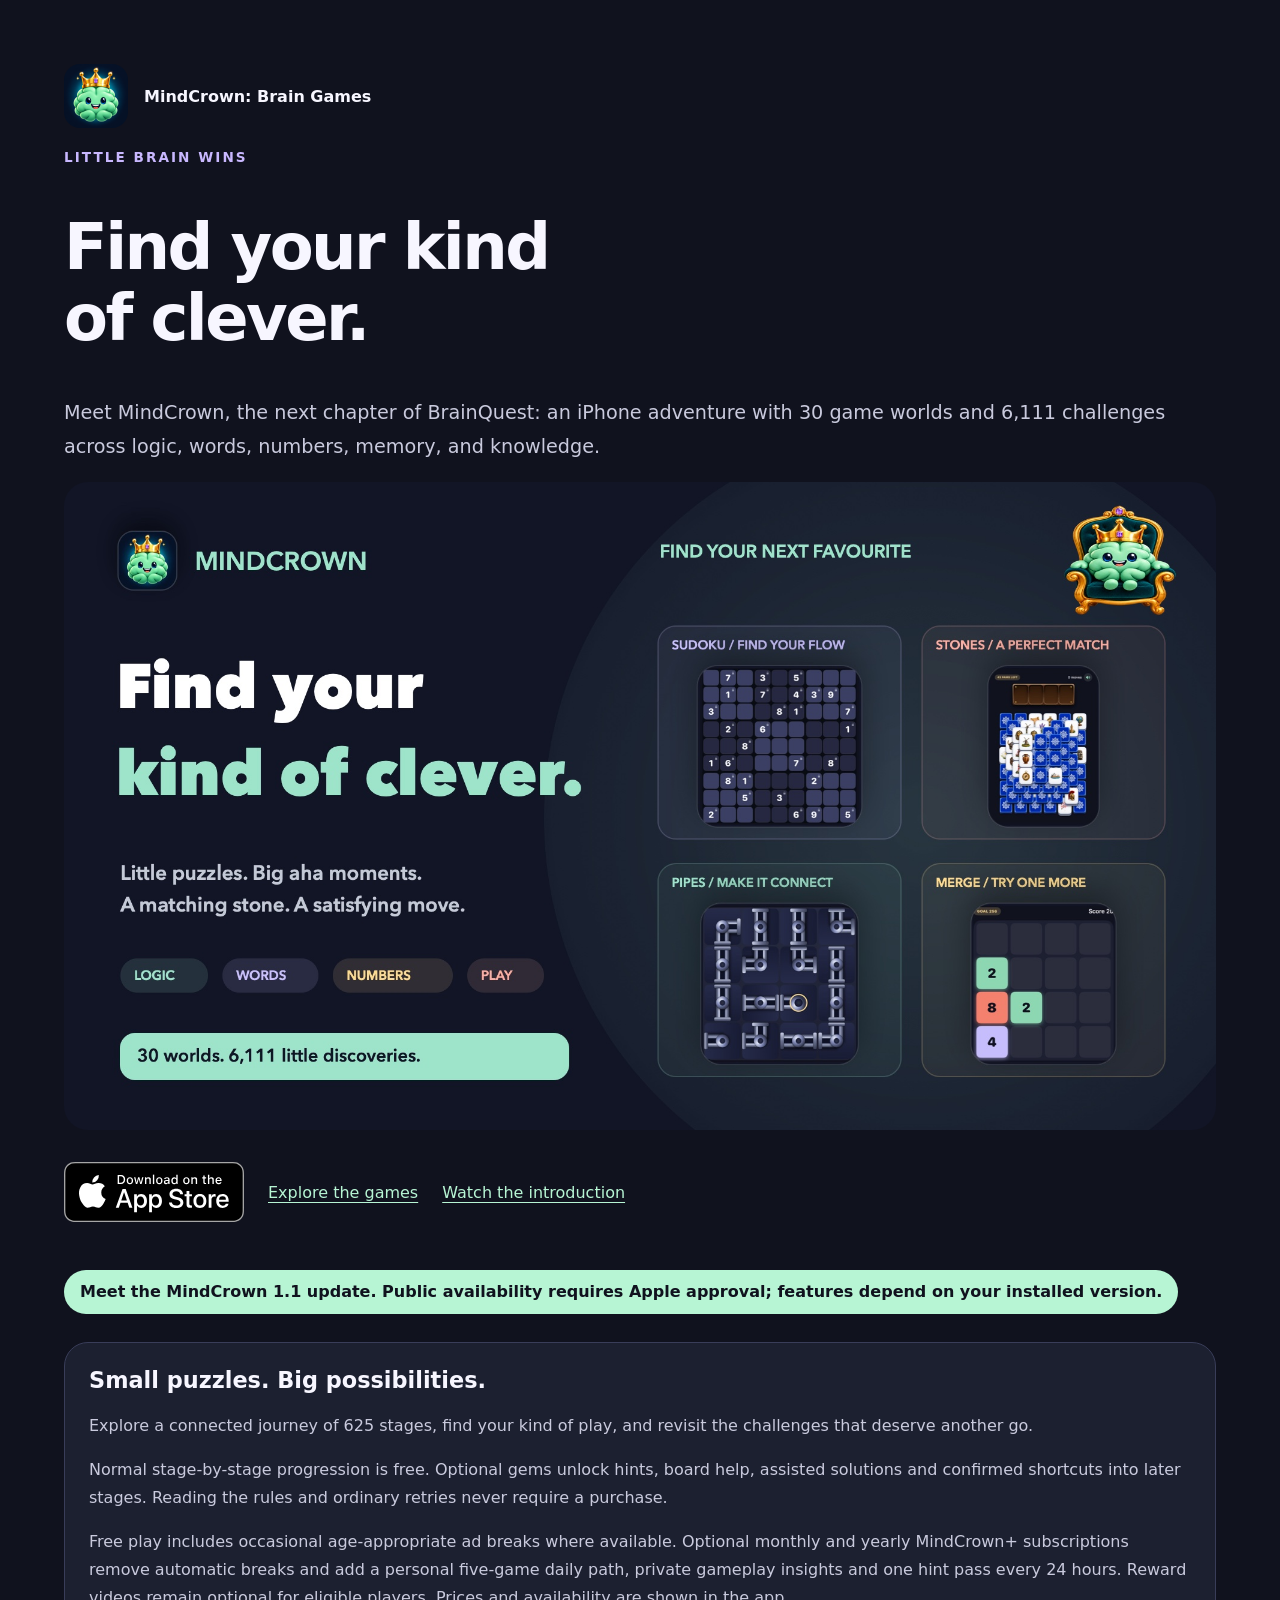
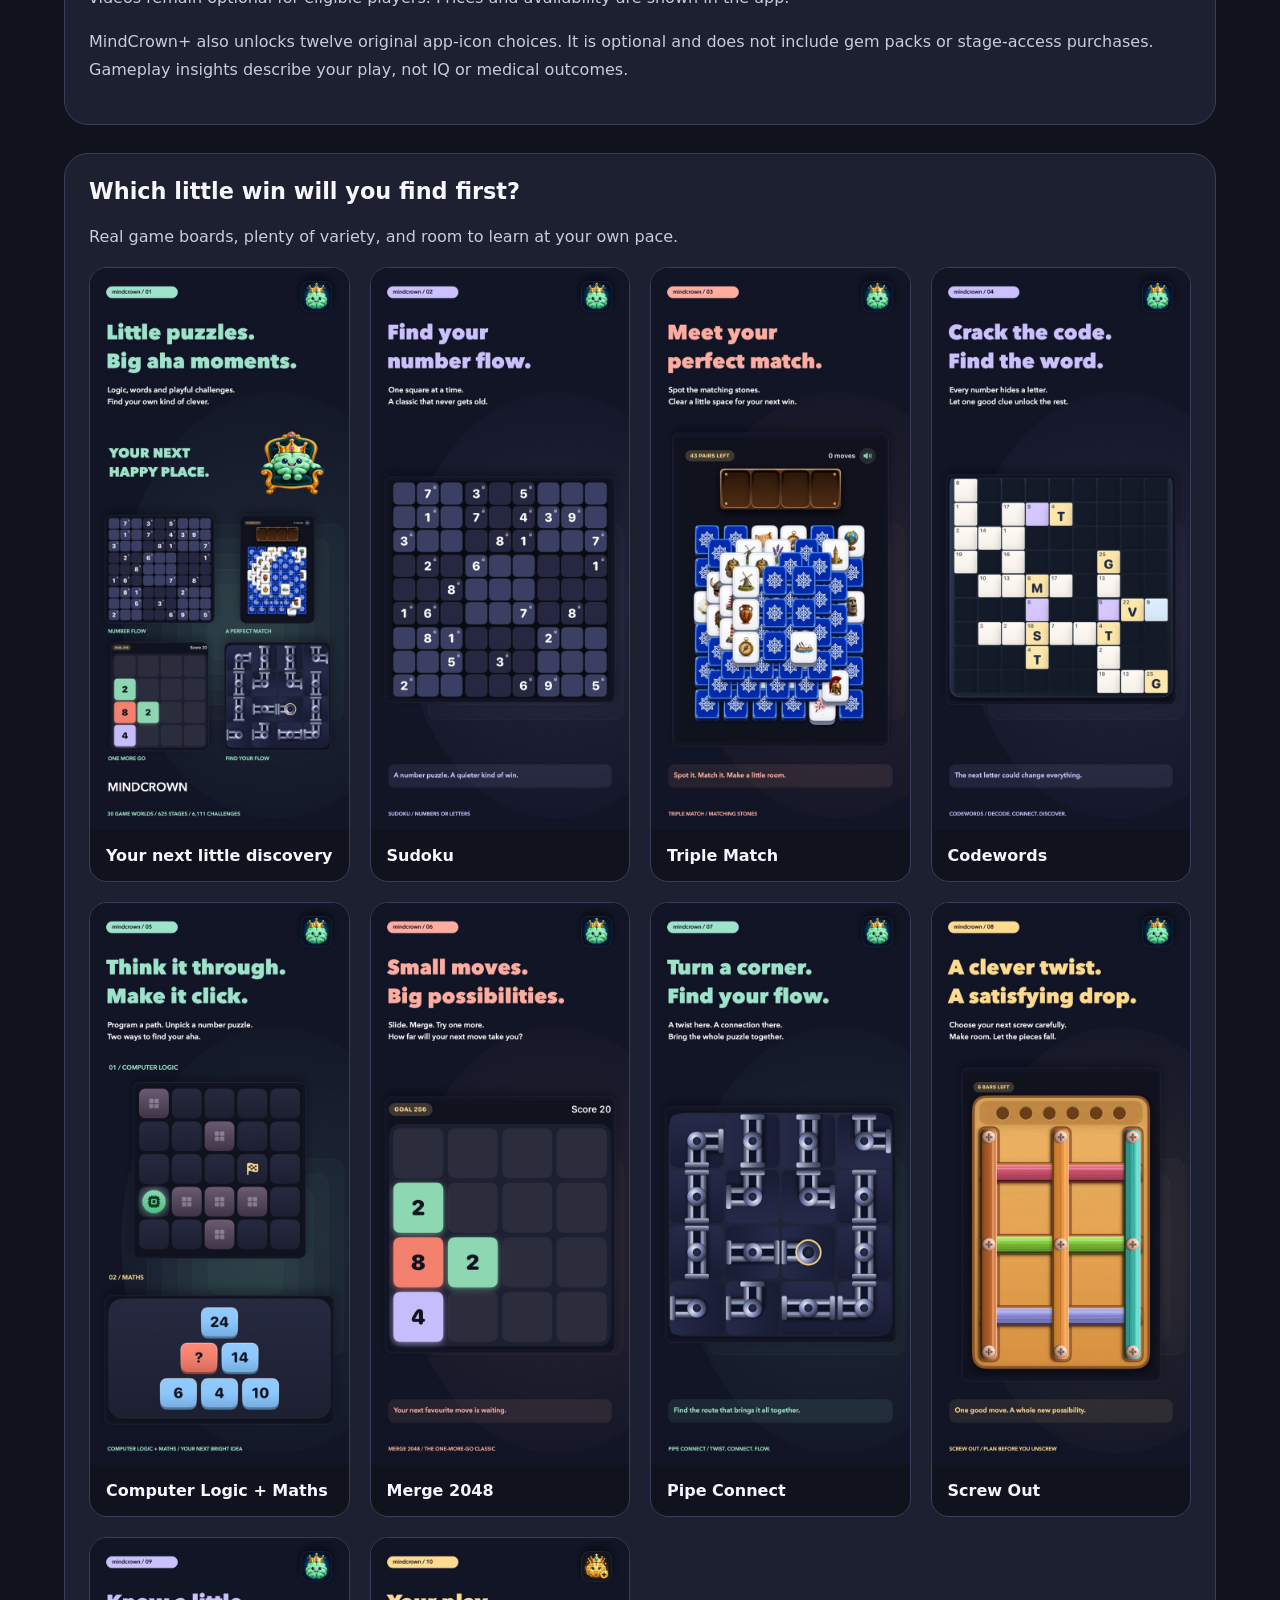
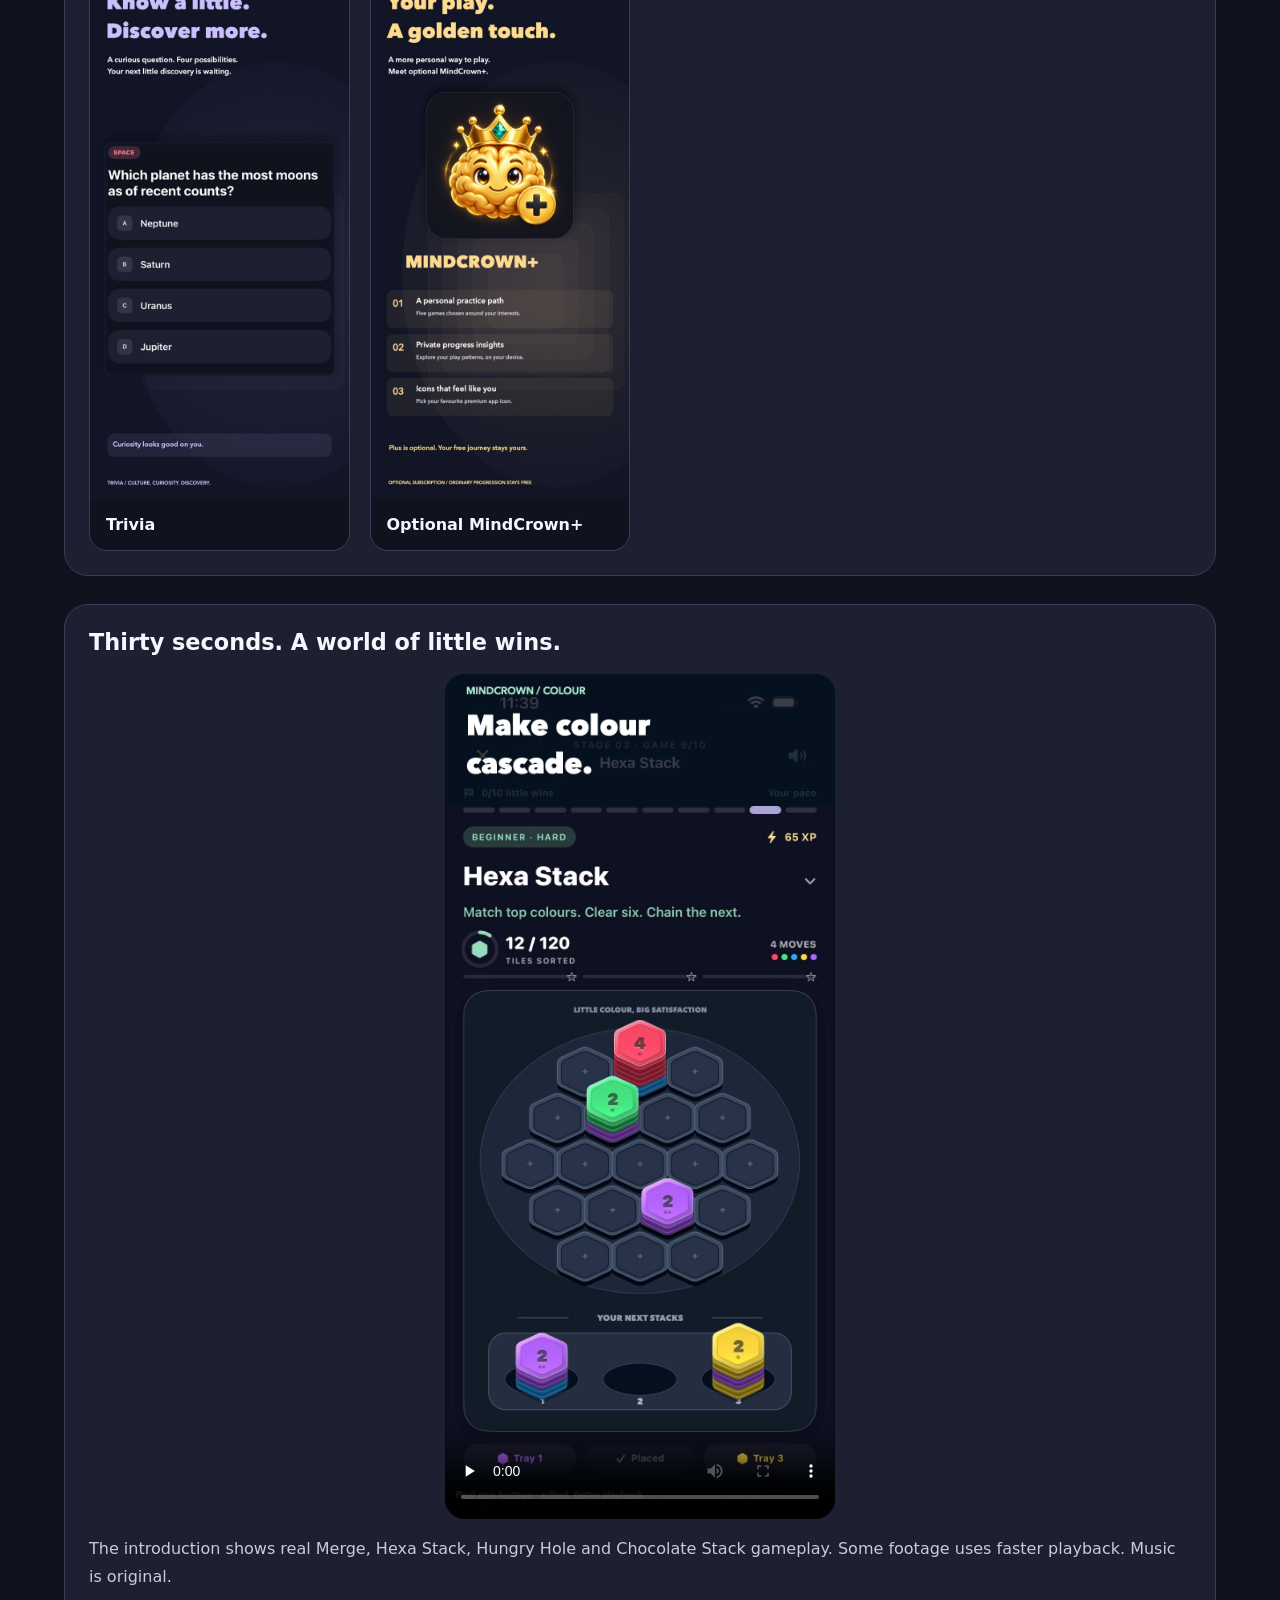
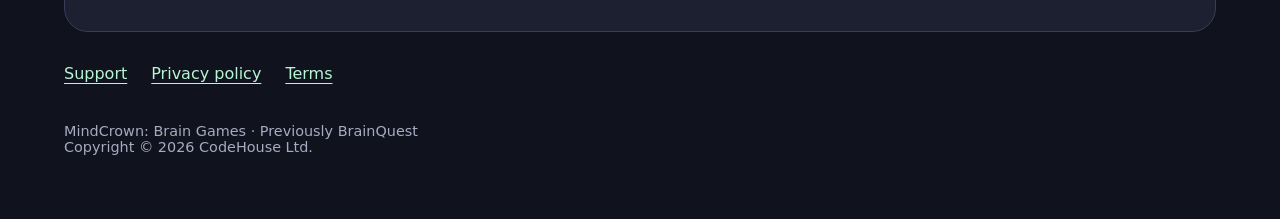
<file: index.html>
<!doctype html>
<html lang="en">
<head>
  <meta charset="utf-8">
  <meta name="viewport" content="width=device-width, initial-scale=1">
  <meta name="description" content="Find your kind of clever with MindCrown: 30 iPhone game worlds, 6,111 challenges, Sudoku, matching stones, words, maths and more.">
  <meta property="og:title" content="MindCrown: Brain Games">
  <meta property="og:description" content="Logic, words &amp; little wins. Discover your next favourite puzzle.">
  <meta property="og:image" content="https://amirdiafi.github.io/brainquest-site/assets/mindcrown/header.jpg">
  <meta property="og:url" content="https://amirdiafi.github.io/brainquest-site/">
  <title>MindCrown: Brain Games</title>
  <link rel="stylesheet" href="style.css">
</head>
<body>
  <main class="marketing">
    <a class="brand" href="https://apps.apple.com/app/id6834019938"><img src="assets/mindcrown/icon.png" width="64" height="64" alt="">MindCrown: Brain Games</a>
    <p class="eyebrow">LITTLE BRAIN WINS</p>
    <h1>Find your kind<br>of clever.</h1>
    <p class="intro">Meet MindCrown, the next chapter of BrainQuest: an iPhone adventure with 30 game worlds and 6,111 challenges across logic, words, numbers, memory, and knowledge.</p>
    <img class="hero-art" src="assets/mindcrown/header.jpg" width="1920" height="1080" alt="MindCrown's crowned companion alongside real Sudoku, matching-stone, Pipe Connect and Merge boards." fetchpriority="high">
    <nav aria-label="Explore"><a class="app-store-link" href="https://apps.apple.com/app/id6834019938" aria-label="Download MindCrown on the App Store"><img src="assets/mindcrown/app-store-badge.svg" width="180" height="60" alt="Download on the App Store"></a><a href="#games">Explore the games</a><a href="#preview">Watch the introduction</a></nav>
    <p class="badge">Meet the MindCrown 1.1 update. Public availability requires Apple approval; features depend on your installed version.</p>
    <section>
      <h2>Small puzzles. Big possibilities.</h2>
      <p>Explore a connected journey of 625 stages, find your kind of play, and revisit the challenges that deserve another go.</p>
      <p>Normal stage-by-stage progression is free. Optional gems unlock hints, board help, assisted solutions and confirmed shortcuts into later stages. Reading the rules and ordinary retries never require a purchase.</p>
      <p>Free play includes occasional age-appropriate ad breaks where available. Optional monthly and yearly MindCrown+ subscriptions remove automatic breaks and add a personal five-game daily path, private gameplay insights and one hint pass every 24 hours. Reward videos remain optional for eligible players. Prices and availability are shown in the app.</p>
      <p>MindCrown+ also unlocks twelve original app-icon choices. It is optional and does not include gem packs or stage-access purchases. Gameplay insights describe your play, not IQ or medical outcomes.</p>
    </section>
    <section id="games">
      <h2>Which little win will you find first?</h2>
      <p>Real game boards, plenty of variety, and room to learn at your own pace.</p>
      <div class="poster-grid">
        <figure><img src="assets/mindcrown/01-introduction.jpg" width="644" height="1400" loading="lazy" alt="MindCrown introduction: logic, words and little wins."><figcaption>Your next little discovery</figcaption></figure>
        <figure><img src="assets/mindcrown/02-sudoku.jpg" width="644" height="1400" loading="lazy" alt="A real MindCrown Sudoku puzzle."><figcaption>Sudoku</figcaption></figure>
        <figure><img src="assets/mindcrown/03-triple-match.jpg" width="644" height="1400" loading="lazy" alt="Colourful matching stones from Triple Match."><figcaption>Triple Match</figcaption></figure>
        <figure><img src="assets/mindcrown/04-codewords.jpg" width="644" height="1400" loading="lazy" alt="A Codewords puzzle with numbered letter clues."><figcaption>Codewords</figcaption></figure>
        <figure><img src="assets/mindcrown/05-computer-and-maths.jpg" width="644" height="1400" loading="lazy" alt="Computer Logic and Quick Maths game boards."><figcaption>Computer Logic + Maths</figcaption></figure>
        <figure><img src="assets/mindcrown/06-merge.jpg" width="644" height="1400" loading="lazy" alt="A played Merge 2048 board with numbered tiles."><figcaption>Merge 2048</figcaption></figure>
        <figure><img src="assets/mindcrown/07-pipe-connect.jpg" width="644" height="1400" loading="lazy" alt="A Pipe Connect board with colourful pipe routes."><figcaption>Pipe Connect</figcaption></figure>
        <figure><img src="assets/mindcrown/08-screw-out.jpg" width="644" height="1400" loading="lazy" alt="A Screw Out puzzle with layered planks and screws."><figcaption>Screw Out</figcaption></figure>
        <figure><img src="assets/mindcrown/09-trivia.jpg" width="644" height="1400" loading="lazy" alt="A real multiple-choice Trivia question."><figcaption>Trivia</figcaption></figure>
        <figure><img src="assets/mindcrown/10-mindcrown-plus.jpg" width="644" height="1400" loading="lazy" alt="Optional gold MindCrown+ benefits and subscription choices."><figcaption>Optional MindCrown+</figcaption></figure>
      </div>
    </section>
    <section id="preview">
      <h2>Thirty seconds. A world of little wins.</h2>
      <video class="app-preview" width="886" height="1920" poster="assets/mindcrown/preview.jpg" controls playsinline preload="none" aria-label="MindCrown introduction showing four real games">
        <source src="assets/mindcrown/introduction.mp4" type="video/mp4">
        <a href="assets/mindcrown/introduction.mp4">Download the introduction video</a>.
      </video>
      <p>The introduction shows real Merge, Hexa Stack, Hungry Hole and Chocolate Stack gameplay. Some footage uses faster playback. Music is original.</p>
    </section>
    <nav aria-label="Website"><a href="support.html">Support</a><a href="privacy.html">Privacy policy</a><a href="https://www.apple.com/legal/internet-services/itunes/dev/stdeula/">Terms</a></nav>
    <footer>MindCrown: Brain Games · Previously BrainQuest<br>Copyright &copy; 2026 CodeHouse Ltd.</footer>
  </main>
</body>
</html>
</file>
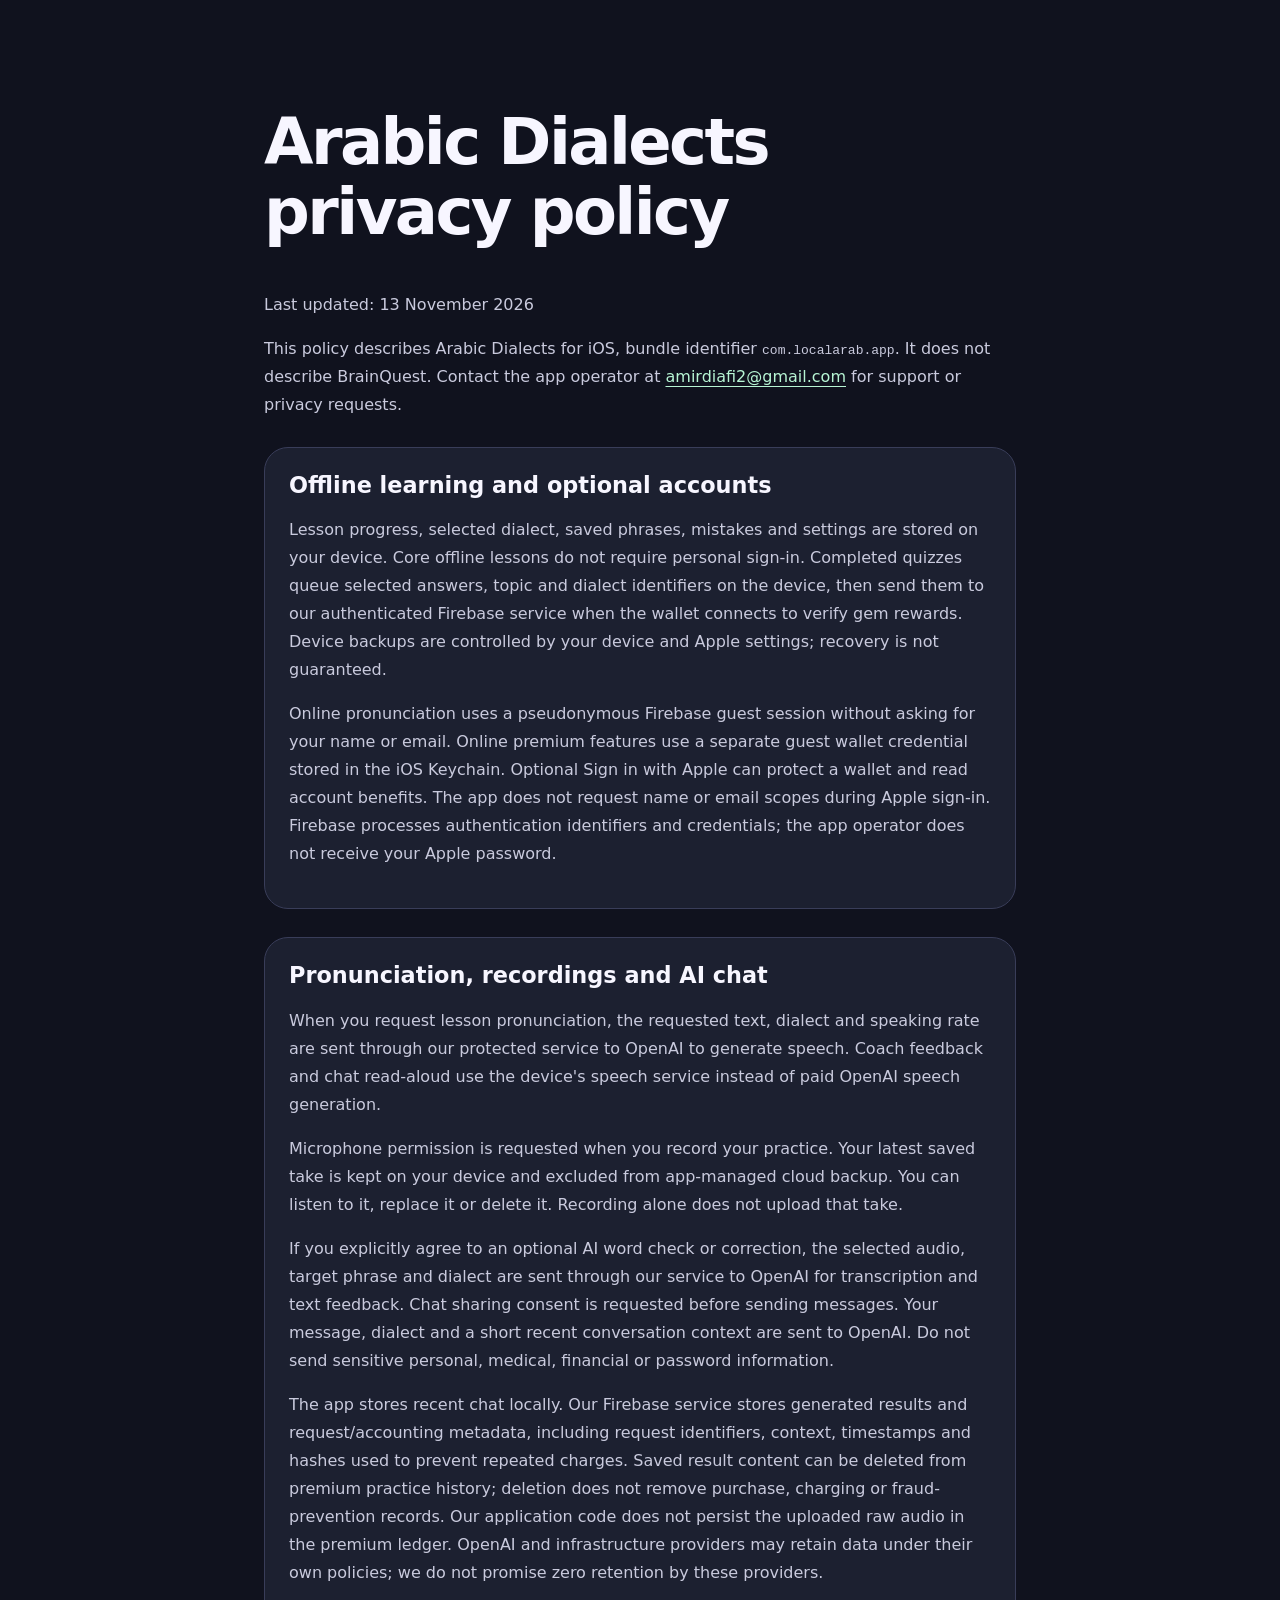
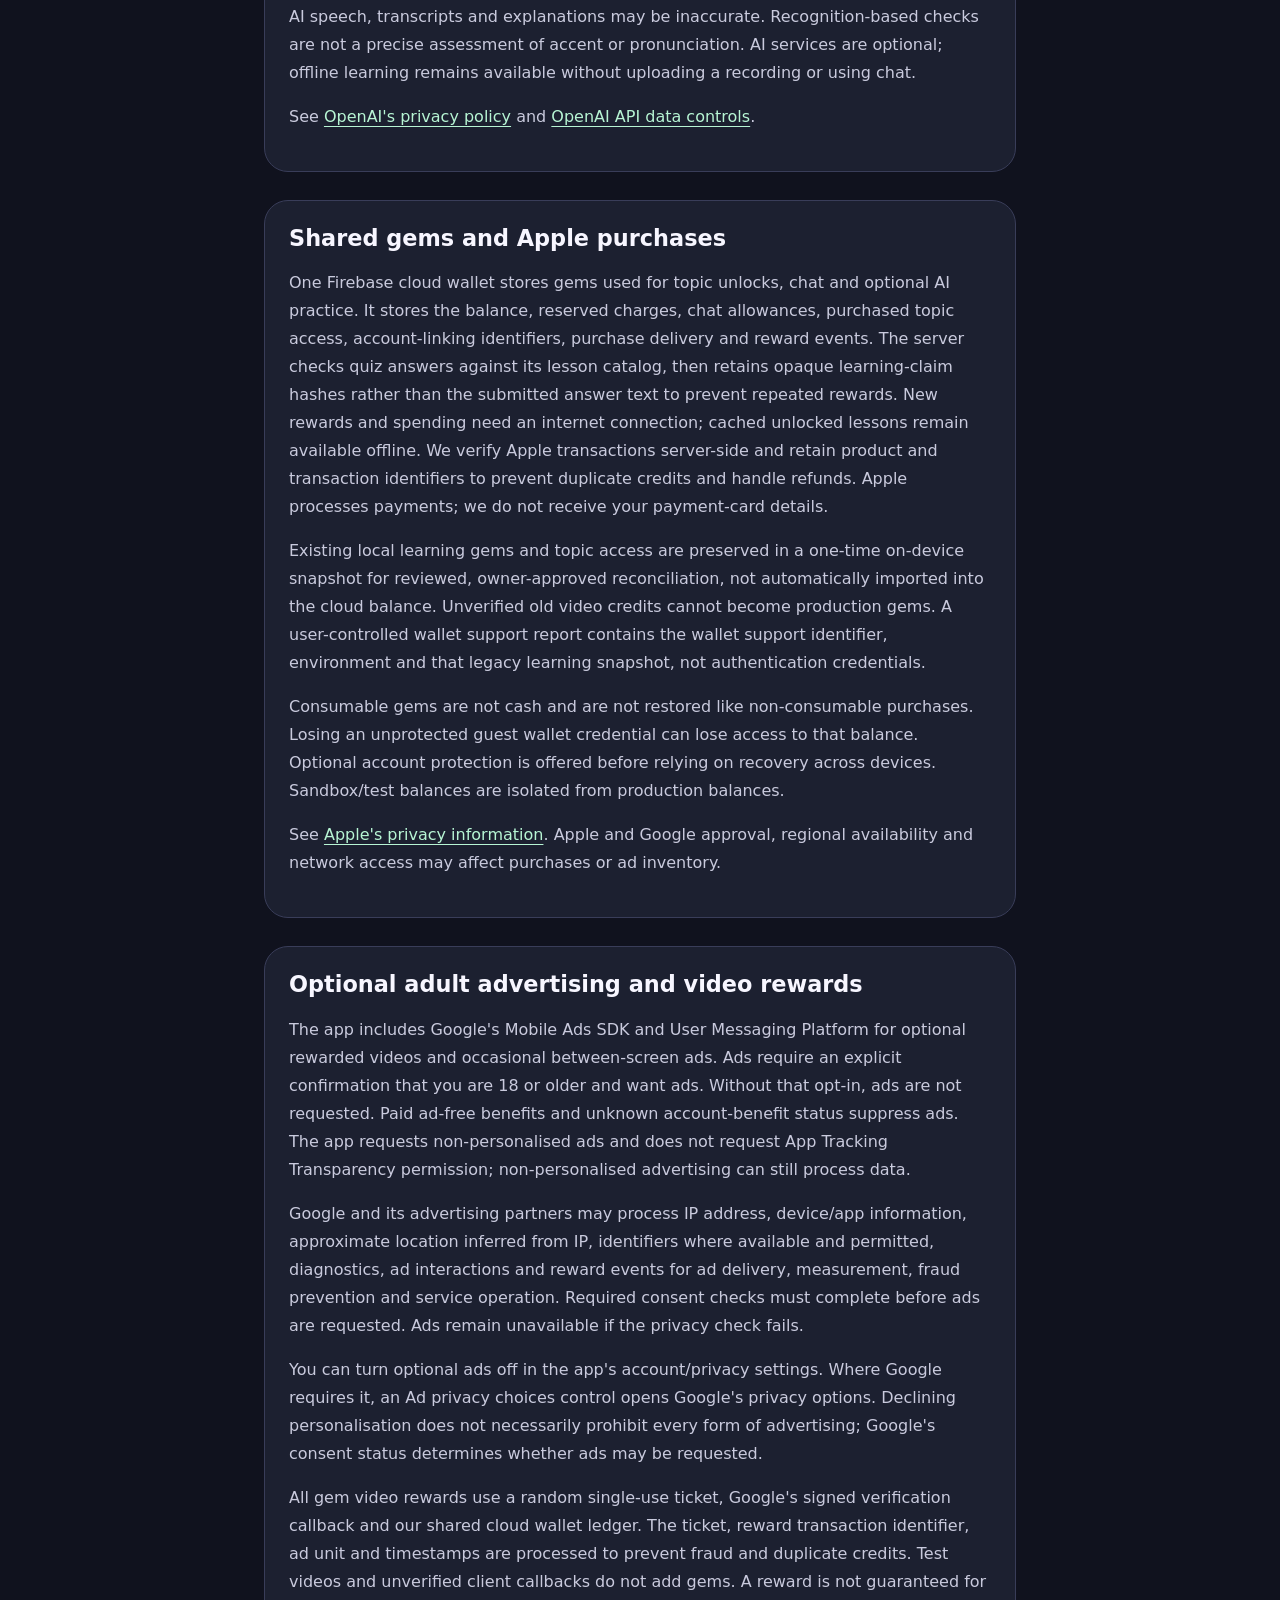
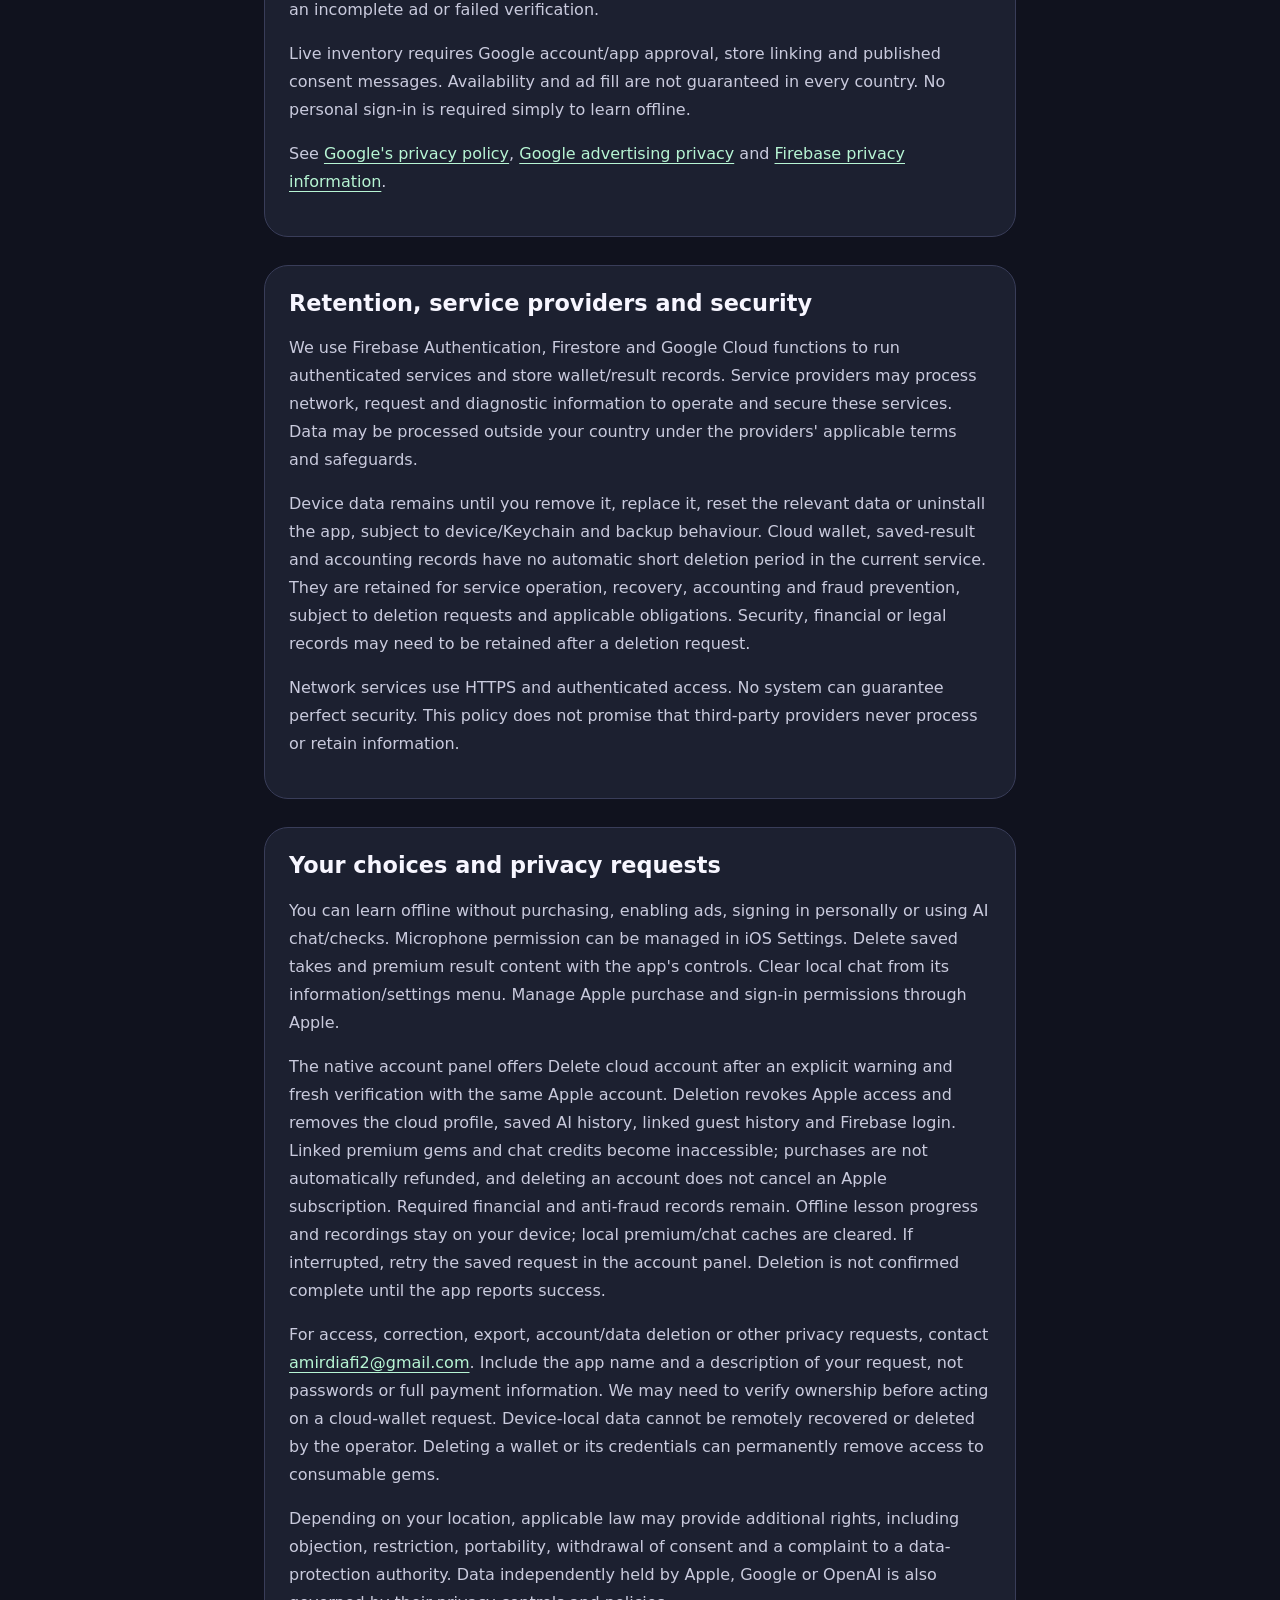
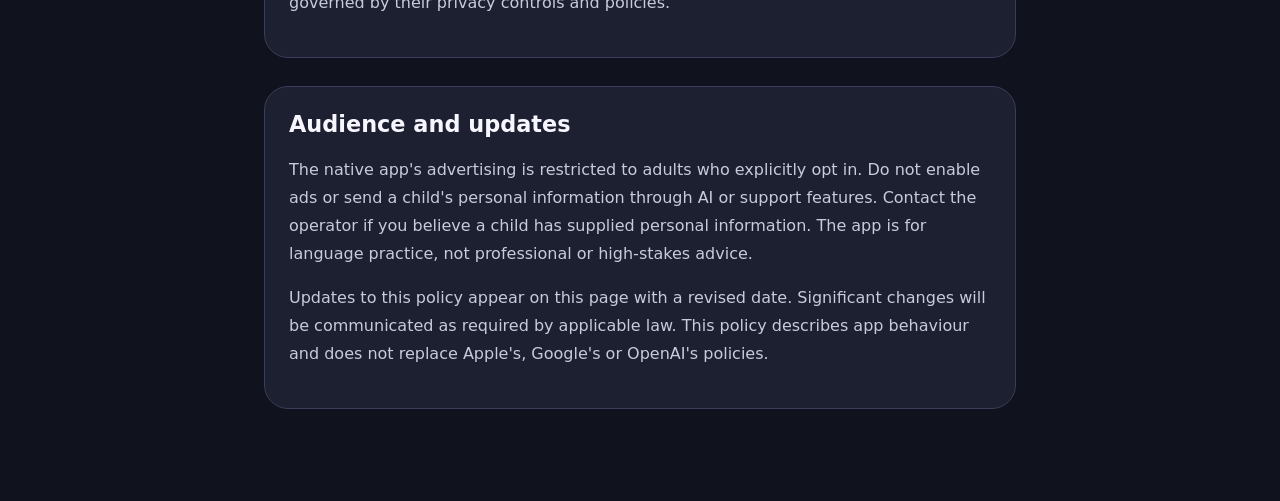
<file: arabic-dialects-privacy.html>
<!doctype html>
<html lang="en">
<head>
  <meta charset="utf-8">
  <meta name="viewport" content="width=device-width, initial-scale=1">
  <title>Privacy policy - Arabic Dialects</title>
  <link rel="stylesheet" href="style.css">
</head>
<body>
  <main>
    <h1>Arabic Dialects privacy policy</h1>
    <p>Last updated: 13 November 2026</p>
    <p>This policy describes Arabic Dialects for iOS, bundle identifier <code>com.localarab.app</code>. It does not describe BrainQuest. Contact the app operator at <a href="mailto:amirdiafi2@gmail.com">amirdiafi2@gmail.com</a> for support or privacy requests.</p>
    <section>
      <h2>Offline learning and optional accounts</h2>
      <p>Lesson progress, selected dialect, saved phrases, mistakes and settings are stored on your device. Core offline lessons do not require personal sign-in. Completed quizzes queue selected answers, topic and dialect identifiers on the device, then send them to our authenticated Firebase service when the wallet connects to verify gem rewards. Device backups are controlled by your device and Apple settings; recovery is not guaranteed.</p>
      <p>Online pronunciation uses a pseudonymous Firebase guest session without asking for your name or email. Online premium features use a separate guest wallet credential stored in the iOS Keychain. Optional Sign in with Apple can protect a wallet and read account benefits. The app does not request name or email scopes during Apple sign-in. Firebase processes authentication identifiers and credentials; the app operator does not receive your Apple password.</p>
    </section>
    <section>
      <h2>Pronunciation, recordings and AI chat</h2>
      <p>When you request lesson pronunciation, the requested text, dialect and speaking rate are sent through our protected service to OpenAI to generate speech. Coach feedback and chat read-aloud use the device's speech service instead of paid OpenAI speech generation.</p>
      <p>Microphone permission is requested when you record your practice. Your latest saved take is kept on your device and excluded from app-managed cloud backup. You can listen to it, replace it or delete it. Recording alone does not upload that take.</p>
      <p>If you explicitly agree to an optional AI word check or correction, the selected audio, target phrase and dialect are sent through our service to OpenAI for transcription and text feedback. Chat sharing consent is requested before sending messages. Your message, dialect and a short recent conversation context are sent to OpenAI. Do not send sensitive personal, medical, financial or password information.</p>
      <p>The app stores recent chat locally. Our Firebase service stores generated results and request/accounting metadata, including request identifiers, context, timestamps and hashes used to prevent repeated charges. Saved result content can be deleted from premium practice history; deletion does not remove purchase, charging or fraud-prevention records. Our application code does not persist the uploaded raw audio in the premium ledger. OpenAI and infrastructure providers may retain data under their own policies; we do not promise zero retention by these providers.</p>
      <p>AI speech, transcripts and explanations may be inaccurate. Recognition-based checks are not a precise assessment of accent or pronunciation. AI services are optional; offline learning remains available without uploading a recording or using chat.</p>
      <p>See <a href="https://openai.com/policies/privacy-policy/">OpenAI's privacy policy</a> and <a href="https://platform.openai.com/docs/guides/your-data">OpenAI API data controls</a>.</p>
    </section>
    <section>
      <h2>Shared gems and Apple purchases</h2>
      <p>One Firebase cloud wallet stores gems used for topic unlocks, chat and optional AI practice. It stores the balance, reserved charges, chat allowances, purchased topic access, account-linking identifiers, purchase delivery and reward events. The server checks quiz answers against its lesson catalog, then retains opaque learning-claim hashes rather than the submitted answer text to prevent repeated rewards. New rewards and spending need an internet connection; cached unlocked lessons remain available offline. We verify Apple transactions server-side and retain product and transaction identifiers to prevent duplicate credits and handle refunds. Apple processes payments; we do not receive your payment-card details.</p>
      <p>Existing local learning gems and topic access are preserved in a one-time on-device snapshot for reviewed, owner-approved reconciliation, not automatically imported into the cloud balance. Unverified old video credits cannot become production gems. A user-controlled wallet support report contains the wallet support identifier, environment and that legacy learning snapshot, not authentication credentials.</p>
      <p>Consumable gems are not cash and are not restored like non-consumable purchases. Losing an unprotected guest wallet credential can lose access to that balance. Optional account protection is offered before relying on recovery across devices. Sandbox/test balances are isolated from production balances.</p>
      <p>See <a href="https://www.apple.com/legal/privacy/">Apple's privacy information</a>. Apple and Google approval, regional availability and network access may affect purchases or ad inventory.</p>
    </section>
    <section>
      <h2>Optional adult advertising and video rewards</h2>
      <p>The app includes Google's Mobile Ads SDK and User Messaging Platform for optional rewarded videos and occasional between-screen ads. Ads require an explicit confirmation that you are 18 or older and want ads. Without that opt-in, ads are not requested. Paid ad-free benefits and unknown account-benefit status suppress ads. The app requests non-personalised ads and does not request App Tracking Transparency permission; non-personalised advertising can still process data.</p>
      <p>Google and its advertising partners may process IP address, device/app information, approximate location inferred from IP, identifiers where available and permitted, diagnostics, ad interactions and reward events for ad delivery, measurement, fraud prevention and service operation. Required consent checks must complete before ads are requested. Ads remain unavailable if the privacy check fails.</p>
      <p>You can turn optional ads off in the app's account/privacy settings. Where Google requires it, an Ad privacy choices control opens Google's privacy options. Declining personalisation does not necessarily prohibit every form of advertising; Google's consent status determines whether ads may be requested.</p>
      <p>All gem video rewards use a random single-use ticket, Google's signed verification callback and our shared cloud wallet ledger. The ticket, reward transaction identifier, ad unit and timestamps are processed to prevent fraud and duplicate credits. Test videos and unverified client callbacks do not add gems. A reward is not guaranteed for an incomplete ad or failed verification.</p>
      <p>Live inventory requires Google account/app approval, store linking and published consent messages. Availability and ad fill are not guaranteed in every country. No personal sign-in is required simply to learn offline.</p>
      <p>See <a href="https://policies.google.com/privacy">Google's privacy policy</a>, <a href="https://policies.google.com/technologies/ads">Google advertising privacy</a> and <a href="https://firebase.google.com/support/privacy">Firebase privacy information</a>.</p>
    </section>
    <section>
      <h2>Retention, service providers and security</h2>
      <p>We use Firebase Authentication, Firestore and Google Cloud functions to run authenticated services and store wallet/result records. Service providers may process network, request and diagnostic information to operate and secure these services. Data may be processed outside your country under the providers' applicable terms and safeguards.</p>
      <p>Device data remains until you remove it, replace it, reset the relevant data or uninstall the app, subject to device/Keychain and backup behaviour. Cloud wallet, saved-result and accounting records have no automatic short deletion period in the current service. They are retained for service operation, recovery, accounting and fraud prevention, subject to deletion requests and applicable obligations. Security, financial or legal records may need to be retained after a deletion request.</p>
      <p>Network services use HTTPS and authenticated access. No system can guarantee perfect security. This policy does not promise that third-party providers never process or retain information.</p>
    </section>
    <section>
      <h2>Your choices and privacy requests</h2>
      <p>You can learn offline without purchasing, enabling ads, signing in personally or using AI chat/checks. Microphone permission can be managed in iOS Settings. Delete saved takes and premium result content with the app's controls. Clear local chat from its information/settings menu. Manage Apple purchase and sign-in permissions through Apple.</p>
      <p>The native account panel offers Delete cloud account after an explicit warning and fresh verification with the same Apple account. Deletion revokes Apple access and removes the cloud profile, saved AI history, linked guest history and Firebase login. Linked premium gems and chat credits become inaccessible; purchases are not automatically refunded, and deleting an account does not cancel an Apple subscription. Required financial and anti-fraud records remain. Offline lesson progress and recordings stay on your device; local premium/chat caches are cleared. If interrupted, retry the saved request in the account panel. Deletion is not confirmed complete until the app reports success.</p>
      <p>For access, correction, export, account/data deletion or other privacy requests, contact <a href="mailto:amirdiafi2@gmail.com">amirdiafi2@gmail.com</a>. Include the app name and a description of your request, not passwords or full payment information. We may need to verify ownership before acting on a cloud-wallet request. Device-local data cannot be remotely recovered or deleted by the operator. Deleting a wallet or its credentials can permanently remove access to consumable gems.</p>
      <p>Depending on your location, applicable law may provide additional rights, including objection, restriction, portability, withdrawal of consent and a complaint to a data-protection authority. Data independently held by Apple, Google or OpenAI is also governed by their privacy controls and policies.</p>
    </section>
    <section>
      <h2>Audience and updates</h2>
      <p>The native app's advertising is restricted to adults who explicitly opt in. Do not enable ads or send a child's personal information through AI or support features. Contact the operator if you believe a child has supplied personal information. The app is for language practice, not professional or high-stakes advice.</p>
      <p>Updates to this policy appear on this page with a revised date. Significant changes will be communicated as required by applicable law. This policy describes app behaviour and does not replace Apple's, Google's or OpenAI's policies.</p>
    </section>
  </main>
</body>
</html>
</file>
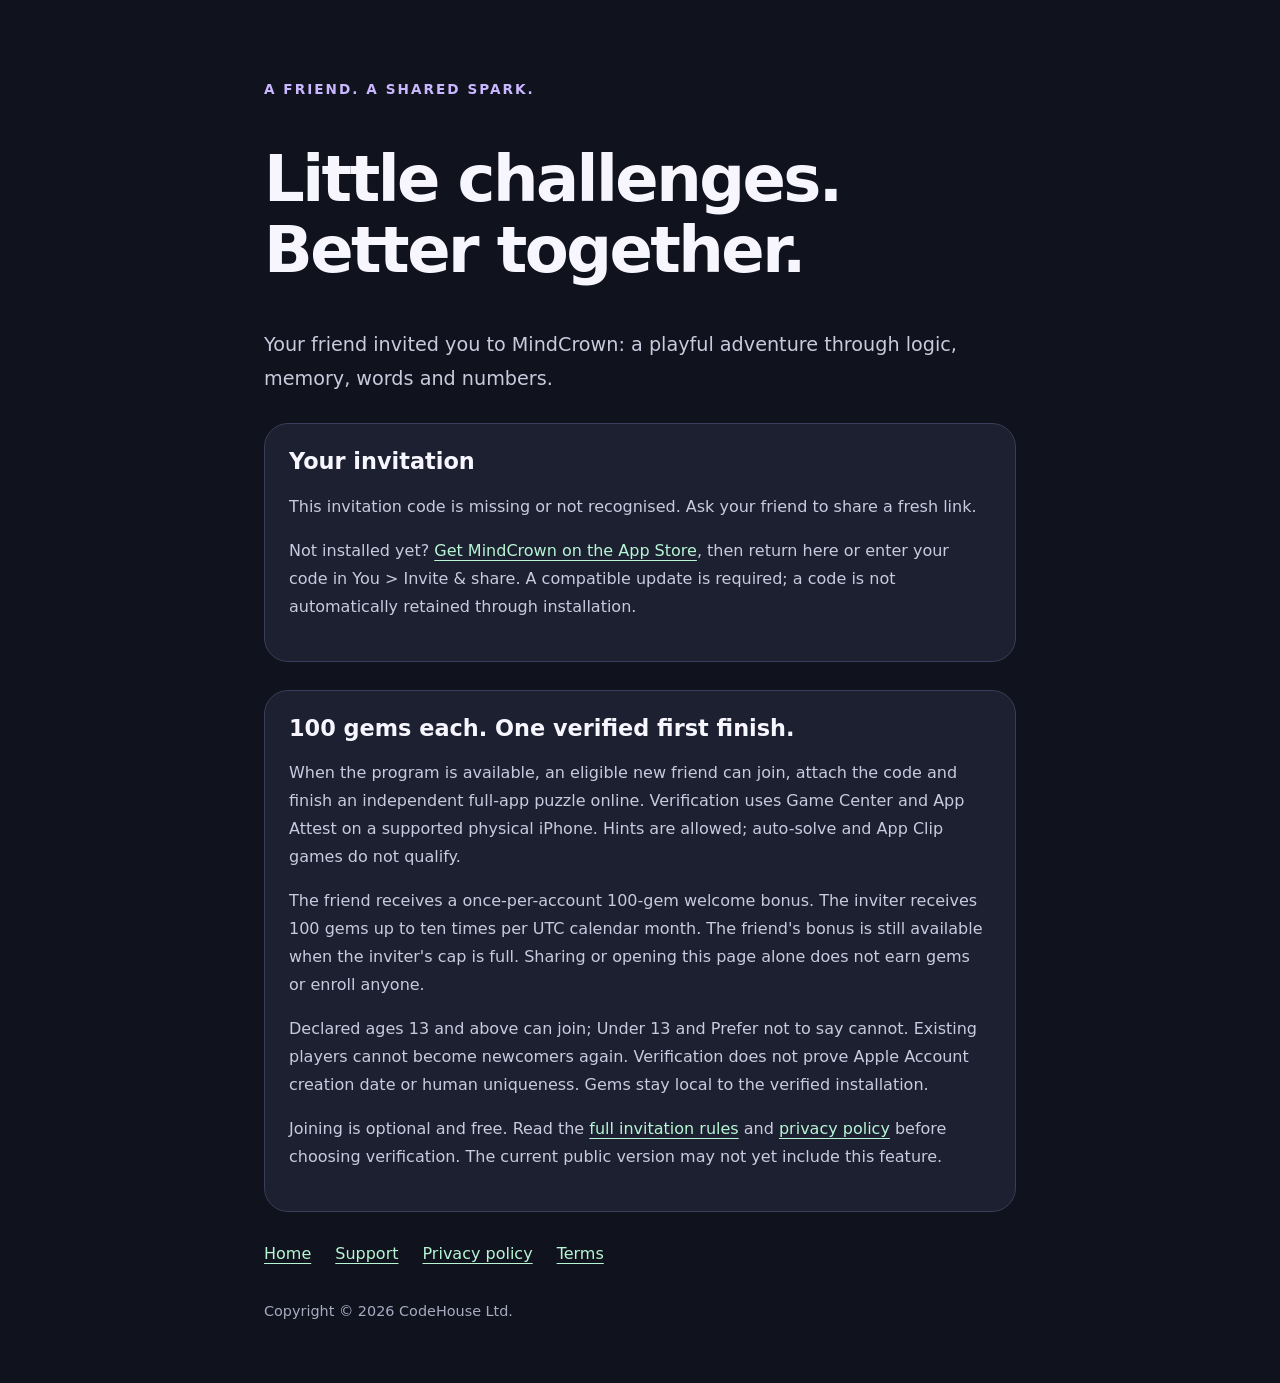
<file: invite.html>
<!doctype html>
<html lang="en">
<head>
  <meta charset="utf-8">
  <meta name="viewport" content="width=device-width, initial-scale=1">
  <meta name="description" content="A friend invited you to MindCrown. Explore playful puzzles and optional verified gem invitations.">
  <meta name="robots" content="noindex">
  <title>A shared spark - MindCrown</title>
  <link rel="stylesheet" href="style.css">
  <script src="invite.js" defer></script>
</head>
<body>
  <main>
    <p class="eyebrow">A FRIEND. A SHARED SPARK.</p>
    <h1>Little challenges.<br>Better together.</h1>
    <p class="intro">Your friend invited you to MindCrown: a playful adventure through logic, memory, words and numbers.</p>
    <section>
      <h2>Your invitation</h2>
      <p id="invitation-status" role="status">Checking your invitation code...</p>
      <p id="invitation-code" class="invitation-code" hidden></p>
      <a id="open-invitation" class="invite-button" hidden>Open installed MindCrown</a>
      <noscript><p>Enable JavaScript to validate and open this invitation, or ask your friend for their code and enter it in the app.</p></noscript>
      <p>Not installed yet? <a href="https://apps.apple.com/app/id6834019938">Get MindCrown on the App Store</a>, then return here or enter your code in You &gt; Invite &amp; share. A compatible update is required; a code is not automatically retained through installation.</p>
    </section>
    <section>
      <h2>100 gems each. One verified first finish.</h2>
      <p>When the program is available, an eligible new friend can join, attach the code and finish an independent full-app puzzle online. Verification uses Game Center and App Attest on a supported physical iPhone. Hints are allowed; auto-solve and App Clip games do not qualify.</p>
      <p>The friend receives a once-per-account 100-gem welcome bonus. The inviter receives 100 gems up to ten times per UTC calendar month. The friend's bonus is still available when the inviter's cap is full. Sharing or opening this page alone does not earn gems or enroll anyone.</p>
      <p>Declared ages 13 and above can join; Under 13 and Prefer not to say cannot. Existing players cannot become newcomers again. Verification does not prove Apple Account creation date or human uniqueness. Gems stay local to the verified installation.</p>
      <p>Joining is optional and free. Read the <a href="support.html">full invitation rules</a> and <a href="privacy.html">privacy policy</a> before choosing verification. The current public version may not yet include this feature.</p>
    </section>
    <nav aria-label="Website"><a href="index.html">Home</a><a href="support.html">Support</a><a href="privacy.html">Privacy policy</a><a href="https://www.apple.com/legal/internet-services/itunes/dev/stdeula/">Terms</a></nav>
    <footer>Copyright &copy; 2026 CodeHouse Ltd.</footer>
  </main>
</body>
</html>
</file>
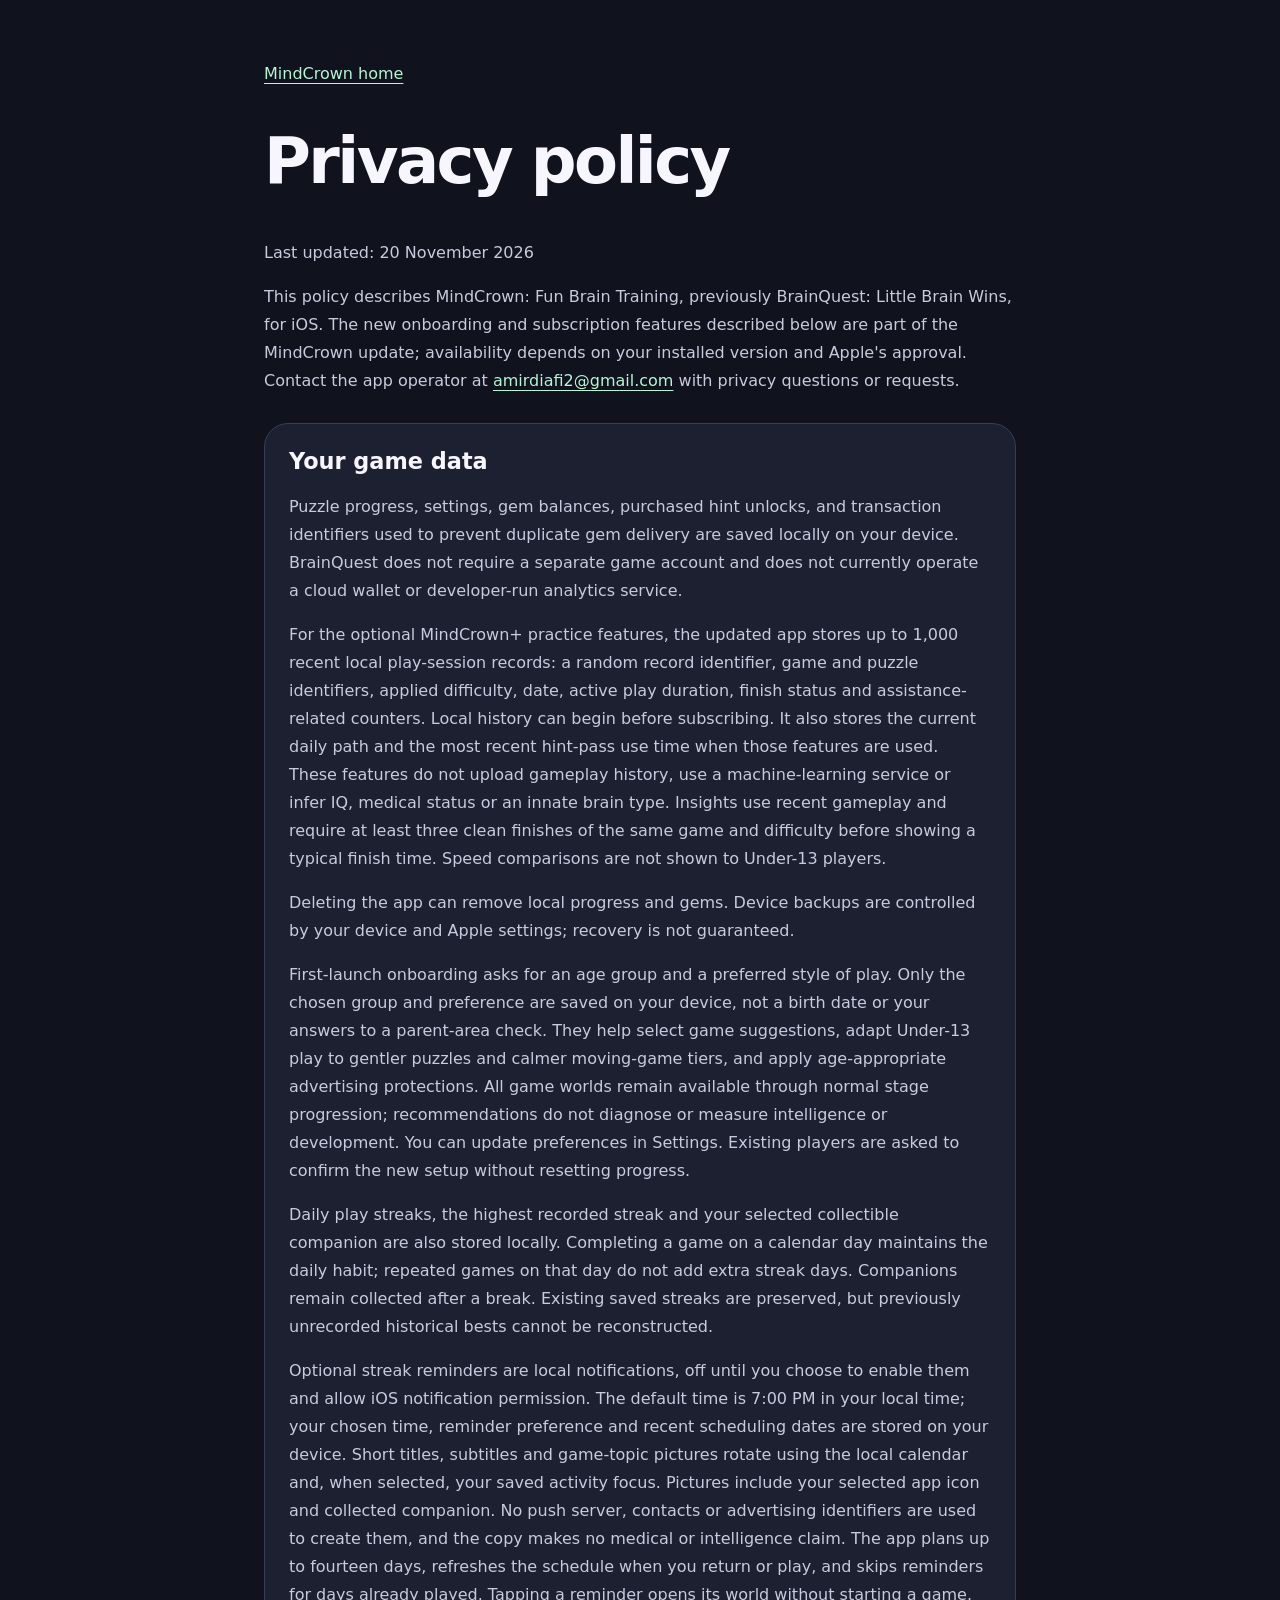
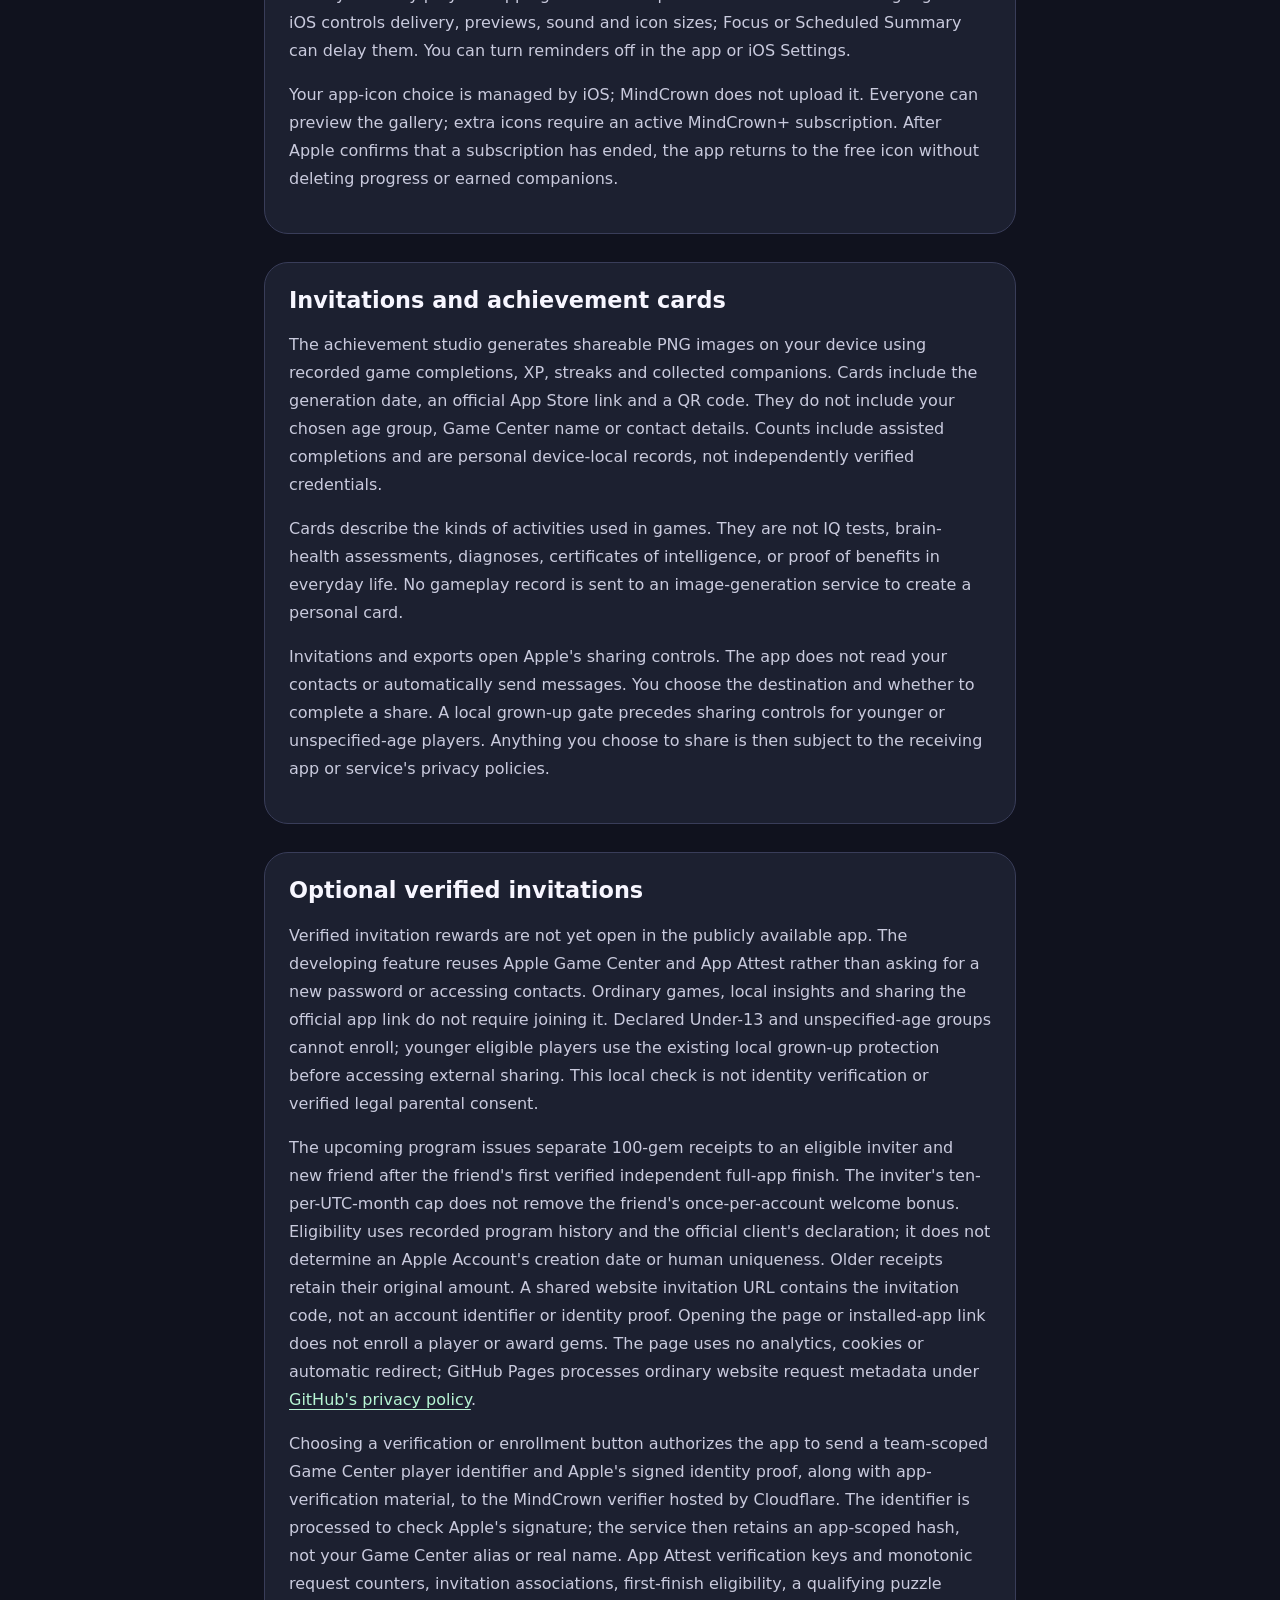
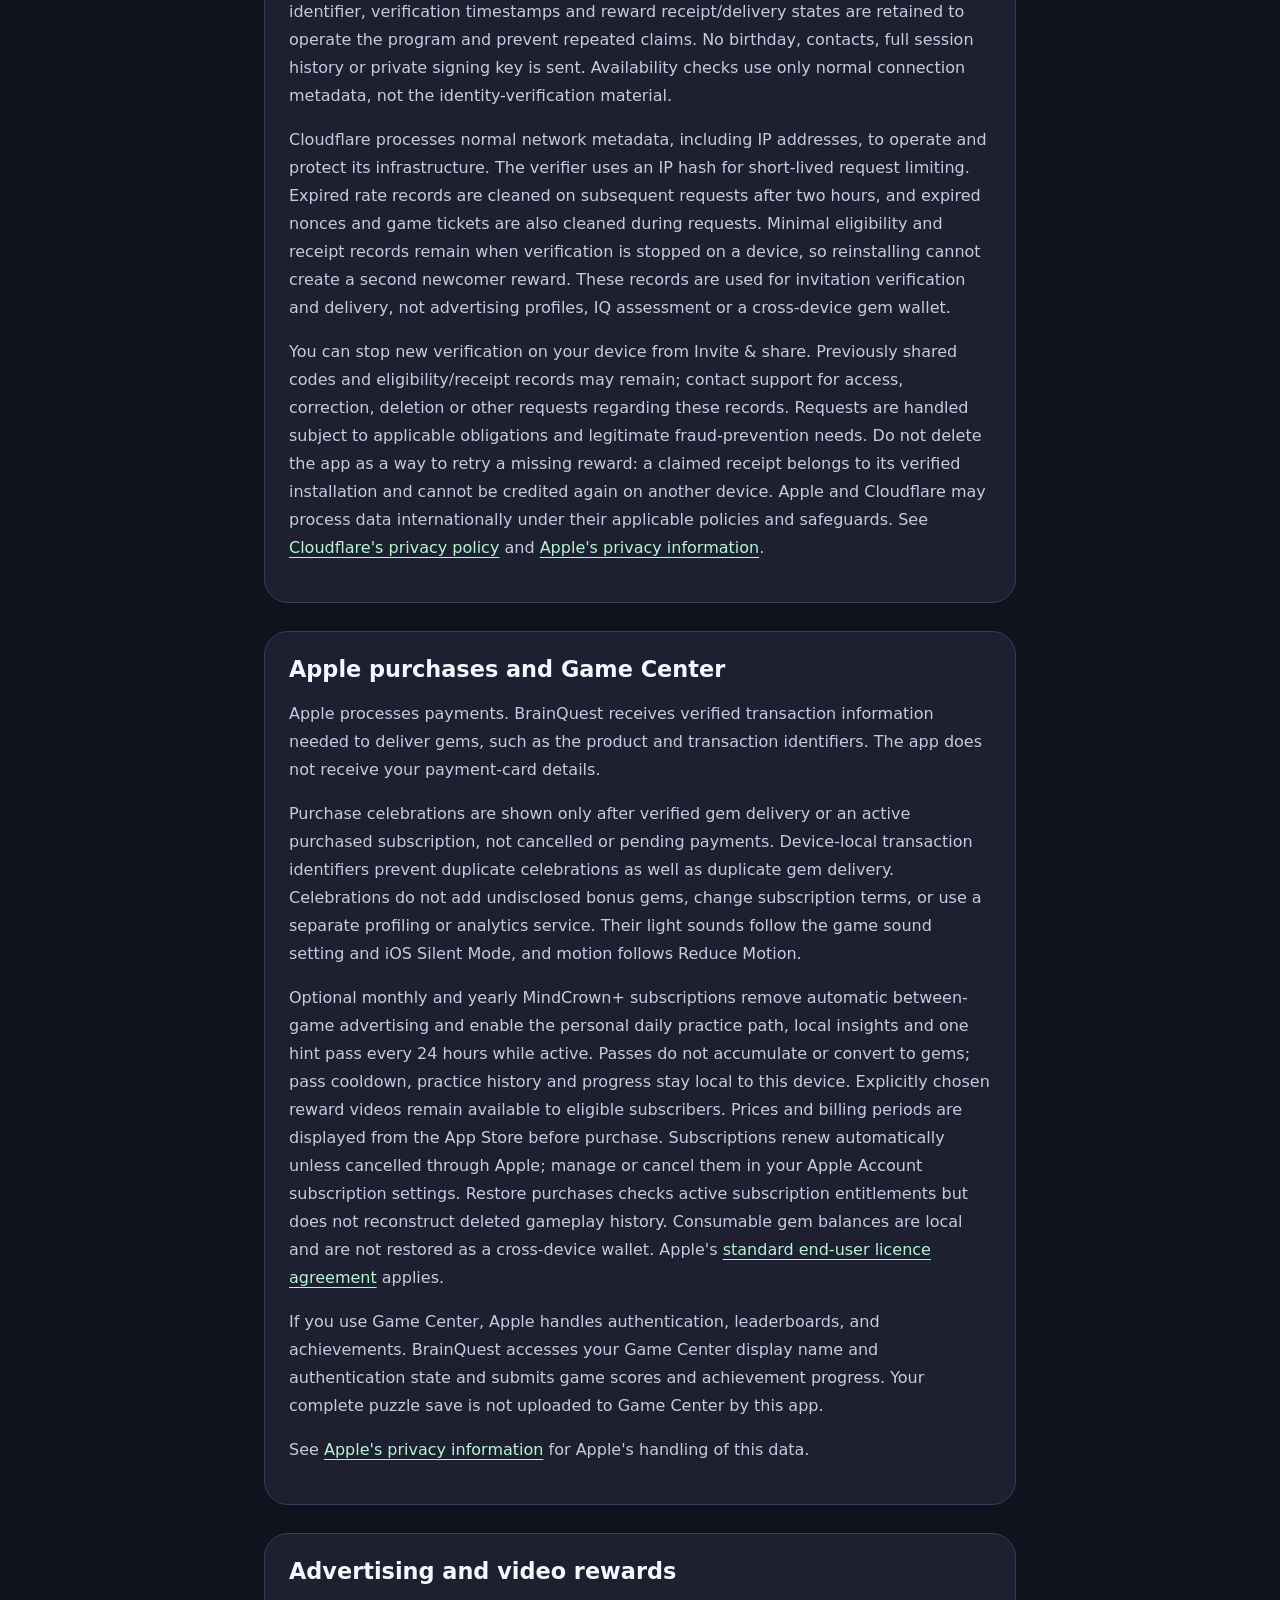
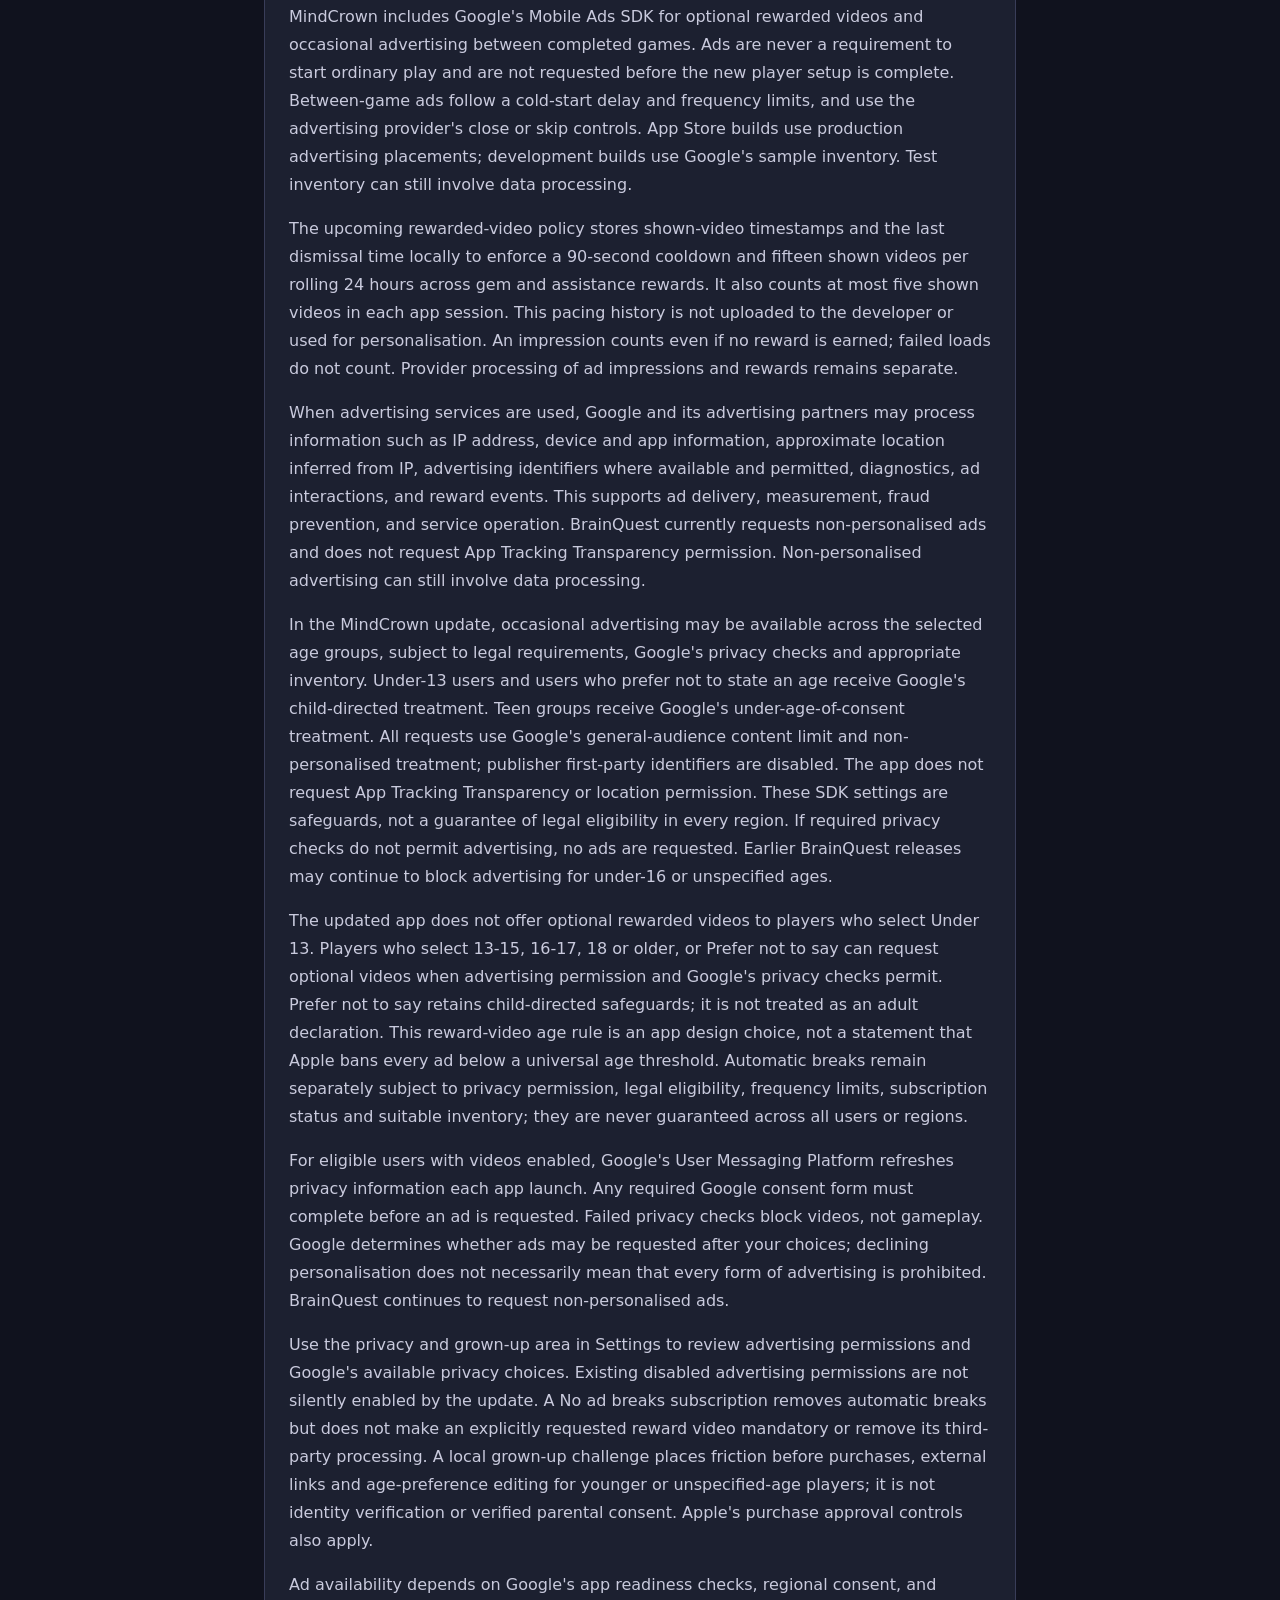
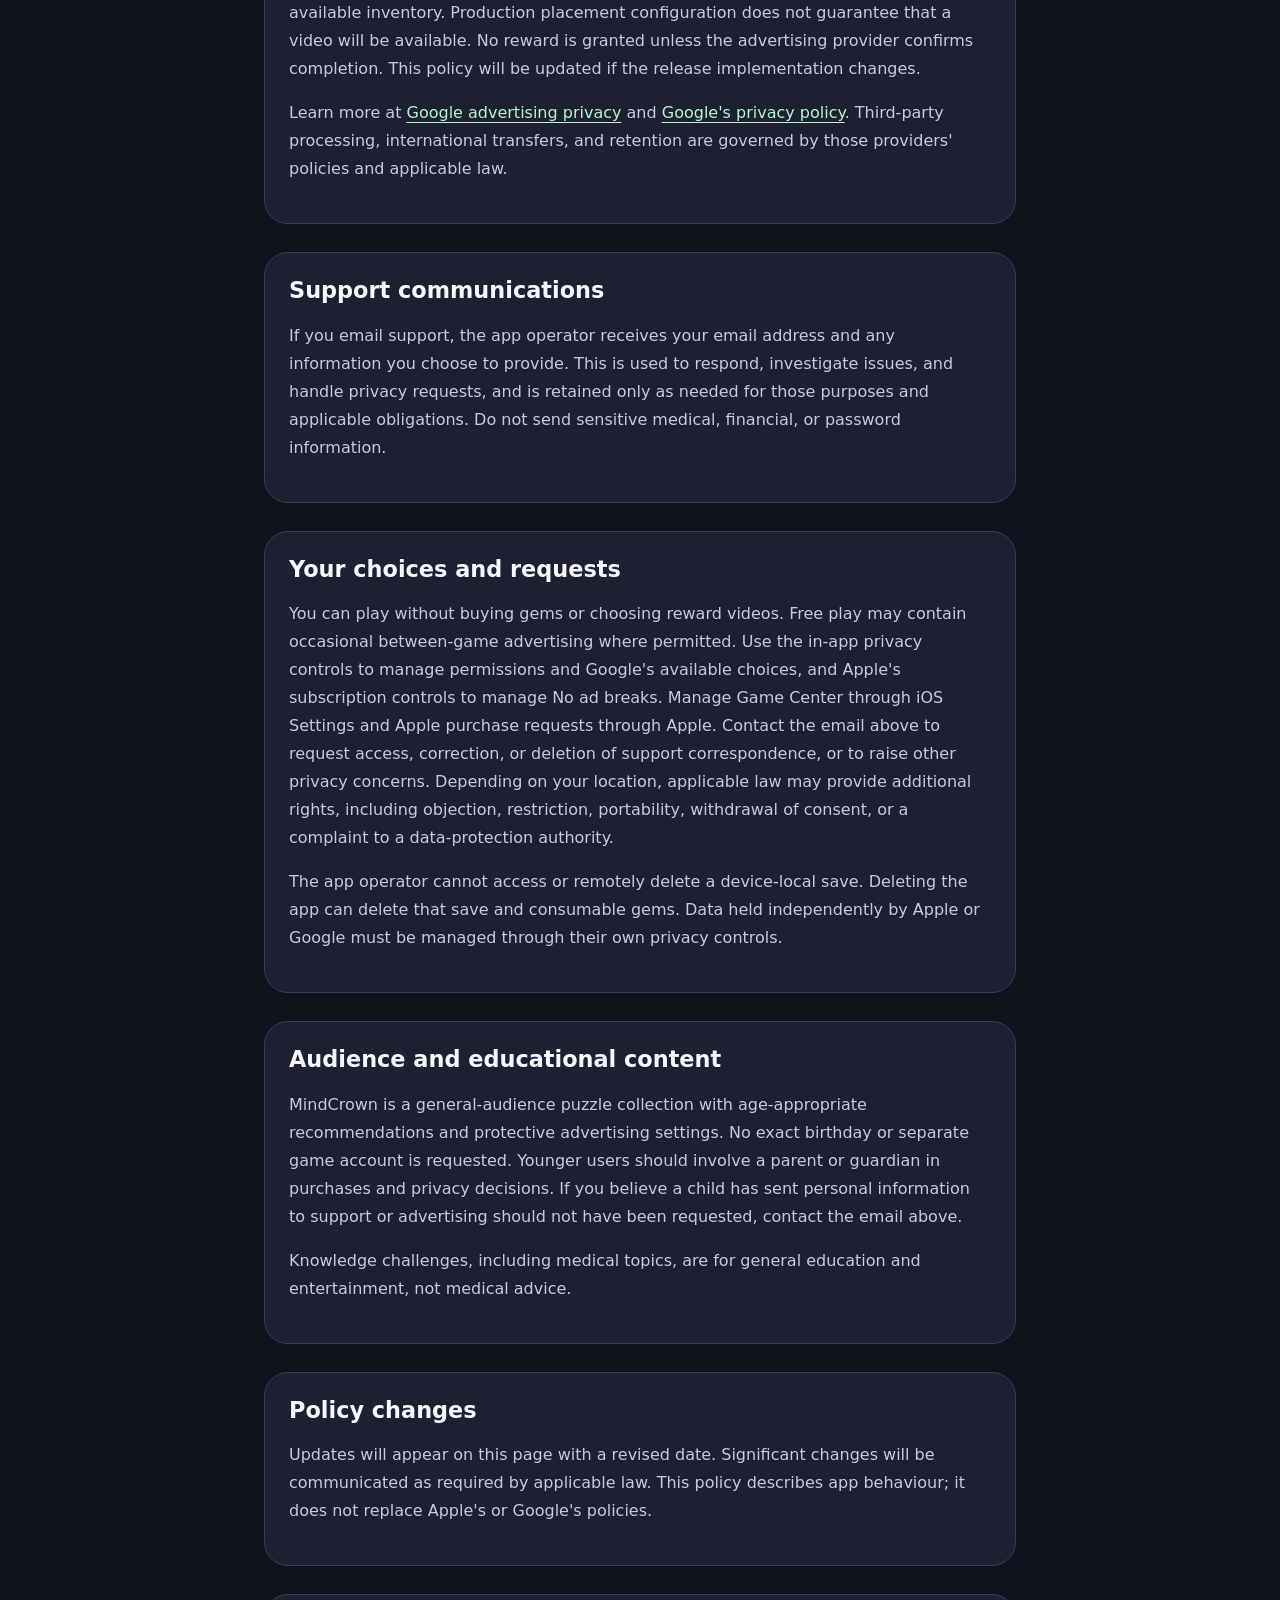
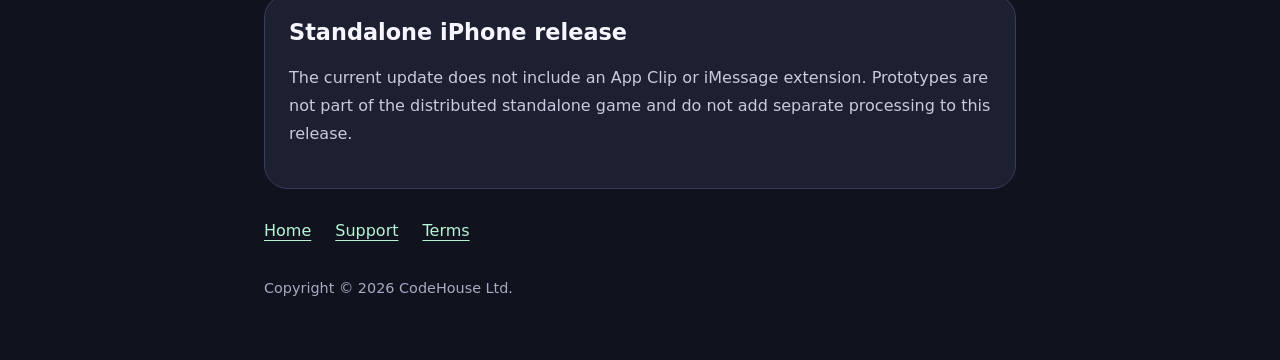
<file: privacy.html>
<!doctype html>
<html lang="en">
<head>
  <meta charset="utf-8">
  <meta name="viewport" content="width=device-width, initial-scale=1">
  <title>Privacy policy - MindCrown</title>
  <link rel="stylesheet" href="style.css">
</head>
<body>
  <main>
    <a href="index.html">MindCrown home</a>
    <h1>Privacy policy</h1>
    <p>Last updated: 20 November 2026</p>
    <p>This policy describes MindCrown: Fun Brain Training, previously BrainQuest: Little Brain Wins, for iOS. The new onboarding and subscription features described below are part of the MindCrown update; availability depends on your installed version and Apple's approval. Contact the app operator at <a href="mailto:amirdiafi2@gmail.com">amirdiafi2@gmail.com</a> with privacy questions or requests.</p>
    <section>
      <h2>Your game data</h2>
      <p>Puzzle progress, settings, gem balances, purchased hint unlocks, and transaction identifiers used to prevent duplicate gem delivery are saved locally on your device. BrainQuest does not require a separate game account and does not currently operate a cloud wallet or developer-run analytics service.</p>
      <p>For the optional MindCrown+ practice features, the updated app stores up to 1,000 recent local play-session records: a random record identifier, game and puzzle identifiers, applied difficulty, date, active play duration, finish status and assistance-related counters. Local history can begin before subscribing. It also stores the current daily path and the most recent hint-pass use time when those features are used. These features do not upload gameplay history, use a machine-learning service or infer IQ, medical status or an innate brain type. Insights use recent gameplay and require at least three clean finishes of the same game and difficulty before showing a typical finish time. Speed comparisons are not shown to Under-13 players.</p>
      <p>Deleting the app can remove local progress and gems. Device backups are controlled by your device and Apple settings; recovery is not guaranteed.</p>
      <p>First-launch onboarding asks for an age group and a preferred style of play. Only the chosen group and preference are saved on your device, not a birth date or your answers to a parent-area check. They help select game suggestions, adapt Under-13 play to gentler puzzles and calmer moving-game tiers, and apply age-appropriate advertising protections. All game worlds remain available through normal stage progression; recommendations do not diagnose or measure intelligence or development. You can update preferences in Settings. Existing players are asked to confirm the new setup without resetting progress.</p>
      <p>Daily play streaks, the highest recorded streak and your selected collectible companion are also stored locally. Completing a game on a calendar day maintains the daily habit; repeated games on that day do not add extra streak days. Companions remain collected after a break. Existing saved streaks are preserved, but previously unrecorded historical bests cannot be reconstructed.</p>
      <p>Optional streak reminders are local notifications, off until you choose to enable them and allow iOS notification permission. The default time is 7:00 PM in your local time; your chosen time, reminder preference and recent scheduling dates are stored on your device. Short titles, subtitles and game-topic pictures rotate using the local calendar and, when selected, your saved activity focus. Pictures include your selected app icon and collected companion. No push server, contacts or advertising identifiers are used to create them, and the copy makes no medical or intelligence claim. The app plans up to fourteen days, refreshes the schedule when you return or play, and skips reminders for days already played. Tapping a reminder opens its world without starting a game. iOS controls delivery, previews, sound and icon sizes; Focus or Scheduled Summary can delay them. You can turn reminders off in the app or iOS Settings.</p>
      <p>Your app-icon choice is managed by iOS; MindCrown does not upload it. Everyone can preview the gallery; extra icons require an active MindCrown+ subscription. After Apple confirms that a subscription has ended, the app returns to the free icon without deleting progress or earned companions.</p>
    </section>
    <section>
      <h2>Invitations and achievement cards</h2>
      <p>The achievement studio generates shareable PNG images on your device using recorded game completions, XP, streaks and collected companions. Cards include the generation date, an official App Store link and a QR code. They do not include your chosen age group, Game Center name or contact details. Counts include assisted completions and are personal device-local records, not independently verified credentials.</p>
      <p>Cards describe the kinds of activities used in games. They are not IQ tests, brain-health assessments, diagnoses, certificates of intelligence, or proof of benefits in everyday life. No gameplay record is sent to an image-generation service to create a personal card.</p>
      <p>Invitations and exports open Apple's sharing controls. The app does not read your contacts or automatically send messages. You choose the destination and whether to complete a share. A local grown-up gate precedes sharing controls for younger or unspecified-age players. Anything you choose to share is then subject to the receiving app or service's privacy policies.</p>
    </section>
    <section>
      <h2>Optional verified invitations</h2>
      <p>Verified invitation rewards are not yet open in the publicly available app. The developing feature reuses Apple Game Center and App Attest rather than asking for a new password or accessing contacts. Ordinary games, local insights and sharing the official app link do not require joining it. Declared Under-13 and unspecified-age groups cannot enroll; younger eligible players use the existing local grown-up protection before accessing external sharing. This local check is not identity verification or verified legal parental consent.</p>
      <p>The upcoming program issues separate 100-gem receipts to an eligible inviter and new friend after the friend's first verified independent full-app finish. The inviter's ten-per-UTC-month cap does not remove the friend's once-per-account welcome bonus. Eligibility uses recorded program history and the official client's declaration; it does not determine an Apple Account's creation date or human uniqueness. Older receipts retain their original amount. A shared website invitation URL contains the invitation code, not an account identifier or identity proof. Opening the page or installed-app link does not enroll a player or award gems. The page uses no analytics, cookies or automatic redirect; GitHub Pages processes ordinary website request metadata under <a href="https://docs.github.com/en/site-policy/privacy-policies/github-general-privacy-statement">GitHub's privacy policy</a>.</p>
      <p>Choosing a verification or enrollment button authorizes the app to send a team-scoped Game Center player identifier and Apple's signed identity proof, along with app-verification material, to the MindCrown verifier hosted by Cloudflare. The identifier is processed to check Apple's signature; the service then retains an app-scoped hash, not your Game Center alias or real name. App Attest verification keys and monotonic request counters, invitation associations, first-finish eligibility, a qualifying puzzle identifier, verification timestamps and reward receipt/delivery states are retained to operate the program and prevent repeated claims. No birthday, contacts, full session history or private signing key is sent. Availability checks use only normal connection metadata, not the identity-verification material.</p>
      <p>Cloudflare processes normal network metadata, including IP addresses, to operate and protect its infrastructure. The verifier uses an IP hash for short-lived request limiting. Expired rate records are cleaned on subsequent requests after two hours, and expired nonces and game tickets are also cleaned during requests. Minimal eligibility and receipt records remain when verification is stopped on a device, so reinstalling cannot create a second newcomer reward. These records are used for invitation verification and delivery, not advertising profiles, IQ assessment or a cross-device gem wallet.</p>
      <p>You can stop new verification on your device from Invite &amp; share. Previously shared codes and eligibility/receipt records may remain; contact support for access, correction, deletion or other requests regarding these records. Requests are handled subject to applicable obligations and legitimate fraud-prevention needs. Do not delete the app as a way to retry a missing reward: a claimed receipt belongs to its verified installation and cannot be credited again on another device. Apple and Cloudflare may process data internationally under their applicable policies and safeguards. See <a href="https://www.cloudflare.com/privacypolicy/">Cloudflare's privacy policy</a> and <a href="https://www.apple.com/legal/privacy/">Apple's privacy information</a>.</p>
    </section>
    <section>
      <h2>Apple purchases and Game Center</h2>
      <p>Apple processes payments. BrainQuest receives verified transaction information needed to deliver gems, such as the product and transaction identifiers. The app does not receive your payment-card details.</p>
      <p>Purchase celebrations are shown only after verified gem delivery or an active purchased subscription, not cancelled or pending payments. Device-local transaction identifiers prevent duplicate celebrations as well as duplicate gem delivery. Celebrations do not add undisclosed bonus gems, change subscription terms, or use a separate profiling or analytics service. Their light sounds follow the game sound setting and iOS Silent Mode, and motion follows Reduce Motion.</p>
      <p>Optional monthly and yearly MindCrown+ subscriptions remove automatic between-game advertising and enable the personal daily practice path, local insights and one hint pass every 24 hours while active. Passes do not accumulate or convert to gems; pass cooldown, practice history and progress stay local to this device. Explicitly chosen reward videos remain available to eligible subscribers. Prices and billing periods are displayed from the App Store before purchase. Subscriptions renew automatically unless cancelled through Apple; manage or cancel them in your Apple Account subscription settings. Restore purchases checks active subscription entitlements but does not reconstruct deleted gameplay history. Consumable gem balances are local and are not restored as a cross-device wallet. Apple's <a href="https://www.apple.com/legal/internet-services/itunes/dev/stdeula/">standard end-user licence agreement</a> applies.</p>
      <p>If you use Game Center, Apple handles authentication, leaderboards, and achievements. BrainQuest accesses your Game Center display name and authentication state and submits game scores and achievement progress. Your complete puzzle save is not uploaded to Game Center by this app.</p>
      <p>See <a href="https://www.apple.com/legal/privacy/">Apple's privacy information</a> for Apple's handling of this data.</p>
    </section>
    <section>
      <h2>Advertising and video rewards</h2>
      <p>MindCrown includes Google's Mobile Ads SDK for optional rewarded videos and occasional advertising between completed games. Ads are never a requirement to start ordinary play and are not requested before the new player setup is complete. Between-game ads follow a cold-start delay and frequency limits, and use the advertising provider's close or skip controls. App Store builds use production advertising placements; development builds use Google's sample inventory. Test inventory can still involve data processing.</p>
      <p>The upcoming rewarded-video policy stores shown-video timestamps and the last dismissal time locally to enforce a 90-second cooldown and fifteen shown videos per rolling 24 hours across gem and assistance rewards. It also counts at most five shown videos in each app session. This pacing history is not uploaded to the developer or used for personalisation. An impression counts even if no reward is earned; failed loads do not count. Provider processing of ad impressions and rewards remains separate.</p>
      <p>When advertising services are used, Google and its advertising partners may process information such as IP address, device and app information, approximate location inferred from IP, advertising identifiers where available and permitted, diagnostics, ad interactions, and reward events. This supports ad delivery, measurement, fraud prevention, and service operation. BrainQuest currently requests non-personalised ads and does not request App Tracking Transparency permission. Non-personalised advertising can still involve data processing.</p>
      <p>In the MindCrown update, occasional advertising may be available across the selected age groups, subject to legal requirements, Google's privacy checks and appropriate inventory. Under-13 users and users who prefer not to state an age receive Google's child-directed treatment. Teen groups receive Google's under-age-of-consent treatment. All requests use Google's general-audience content limit and non-personalised treatment; publisher first-party identifiers are disabled. The app does not request App Tracking Transparency or location permission. These SDK settings are safeguards, not a guarantee of legal eligibility in every region. If required privacy checks do not permit advertising, no ads are requested. Earlier BrainQuest releases may continue to block advertising for under-16 or unspecified ages.</p>
      <p>The updated app does not offer optional rewarded videos to players who select Under 13. Players who select 13-15, 16-17, 18 or older, or Prefer not to say can request optional videos when advertising permission and Google's privacy checks permit. Prefer not to say retains child-directed safeguards; it is not treated as an adult declaration. This reward-video age rule is an app design choice, not a statement that Apple bans every ad below a universal age threshold. Automatic breaks remain separately subject to privacy permission, legal eligibility, frequency limits, subscription status and suitable inventory; they are never guaranteed across all users or regions.</p>
      <p>For eligible users with videos enabled, Google's User Messaging Platform refreshes privacy information each app launch. Any required Google consent form must complete before an ad is requested. Failed privacy checks block videos, not gameplay. Google determines whether ads may be requested after your choices; declining personalisation does not necessarily mean that every form of advertising is prohibited. BrainQuest continues to request non-personalised ads.</p>
      <p>Use the privacy and grown-up area in Settings to review advertising permissions and Google's available privacy choices. Existing disabled advertising permissions are not silently enabled by the update. A No ad breaks subscription removes automatic breaks but does not make an explicitly requested reward video mandatory or remove its third-party processing. A local grown-up challenge places friction before purchases, external links and age-preference editing for younger or unspecified-age players; it is not identity verification or verified parental consent. Apple's purchase approval controls also apply.</p>
      <p>Ad availability depends on Google's app readiness checks, regional consent, and available inventory. Production placement configuration does not guarantee that a video will be available. No reward is granted unless the advertising provider confirms completion. This policy will be updated if the release implementation changes.</p>
      <p>Learn more at <a href="https://policies.google.com/technologies/ads">Google advertising privacy</a> and <a href="https://policies.google.com/privacy">Google's privacy policy</a>. Third-party processing, international transfers, and retention are governed by those providers' policies and applicable law.</p>
    </section>
    <section>
      <h2>Support communications</h2>
      <p>If you email support, the app operator receives your email address and any information you choose to provide. This is used to respond, investigate issues, and handle privacy requests, and is retained only as needed for those purposes and applicable obligations. Do not send sensitive medical, financial, or password information.</p>
    </section>
    <section>
      <h2>Your choices and requests</h2>
      <p>You can play without buying gems or choosing reward videos. Free play may contain occasional between-game advertising where permitted. Use the in-app privacy controls to manage permissions and Google's available choices, and Apple's subscription controls to manage No ad breaks. Manage Game Center through iOS Settings and Apple purchase requests through Apple. Contact the email above to request access, correction, or deletion of support correspondence, or to raise other privacy concerns. Depending on your location, applicable law may provide additional rights, including objection, restriction, portability, withdrawal of consent, or a complaint to a data-protection authority.</p>
      <p>The app operator cannot access or remotely delete a device-local save. Deleting the app can delete that save and consumable gems. Data held independently by Apple or Google must be managed through their own privacy controls.</p>
    </section>
    <section>
      <h2>Audience and educational content</h2>
      <p>MindCrown is a general-audience puzzle collection with age-appropriate recommendations and protective advertising settings. No exact birthday or separate game account is requested. Younger users should involve a parent or guardian in purchases and privacy decisions. If you believe a child has sent personal information to support or advertising should not have been requested, contact the email above.</p>
      <p>Knowledge challenges, including medical topics, are for general education and entertainment, not medical advice.</p>
    </section>
    <section>
      <h2>Policy changes</h2>
      <p>Updates will appear on this page with a revised date. Significant changes will be communicated as required by applicable law. This policy describes app behaviour; it does not replace Apple's or Google's policies.</p>
    </section>
    <section>
      <h2>Standalone iPhone release</h2>
      <p>The current update does not include an App Clip or iMessage extension. Prototypes are not part of the distributed standalone game and do not add separate processing to this release.</p>
    </section>
    <nav aria-label="Website"><a href="index.html">Home</a><a href="support.html">Support</a><a href="https://www.apple.com/legal/internet-services/itunes/dev/stdeula/">Terms</a></nav>
    <footer>Copyright &copy; 2026 CodeHouse Ltd.</footer>
  </main>
</body>
</html>
</file>
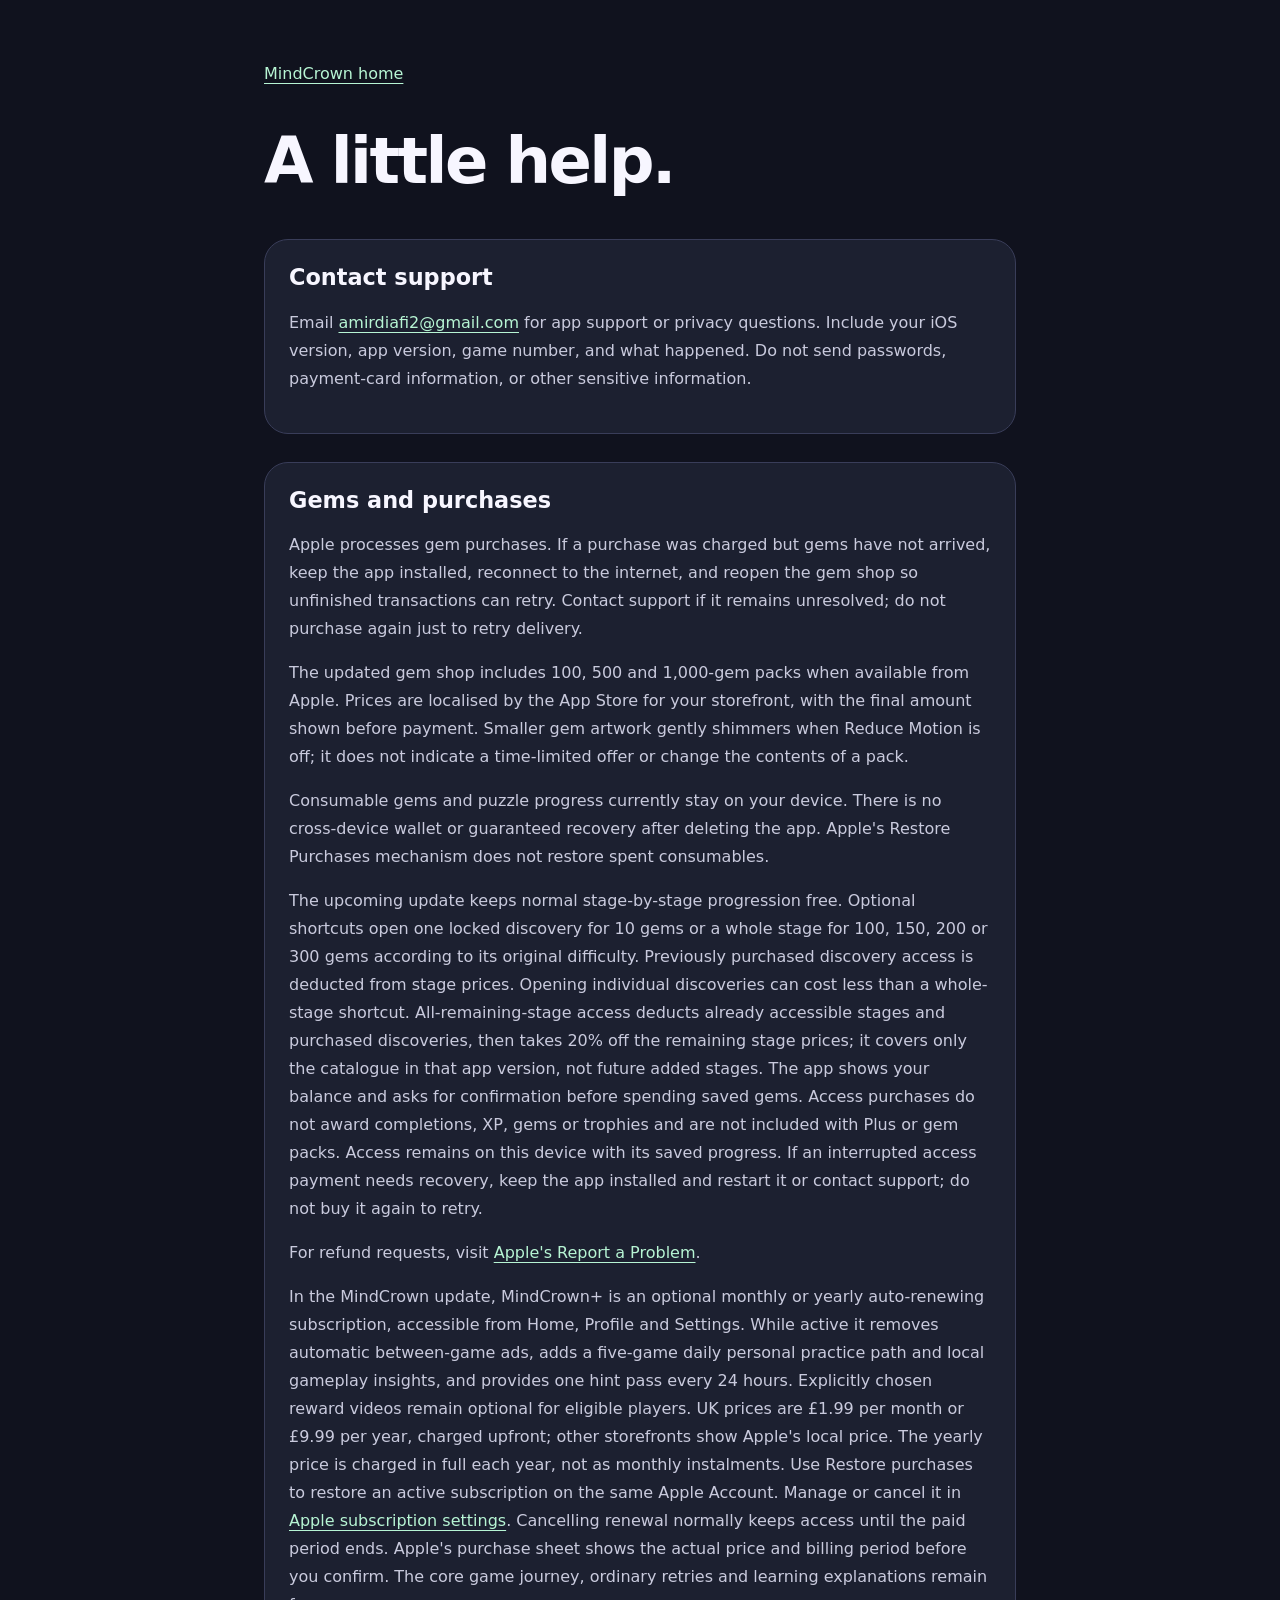
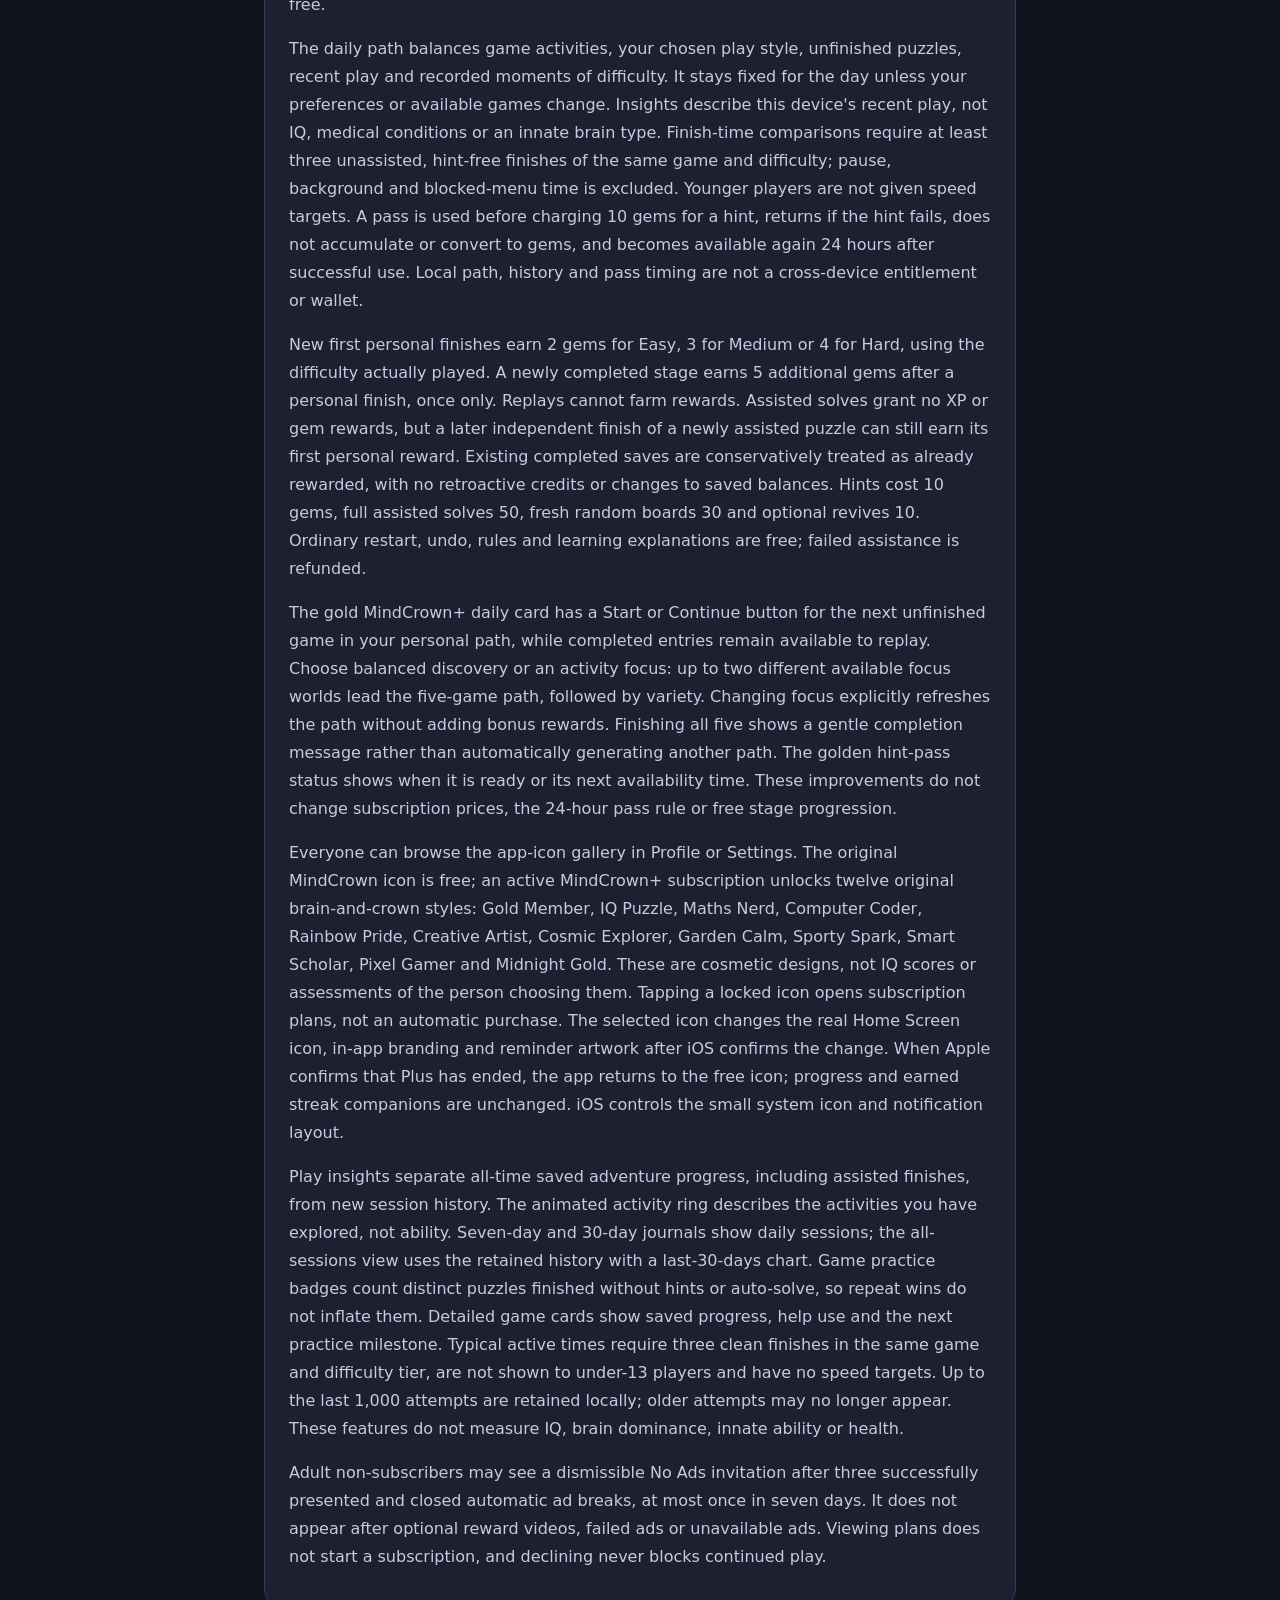
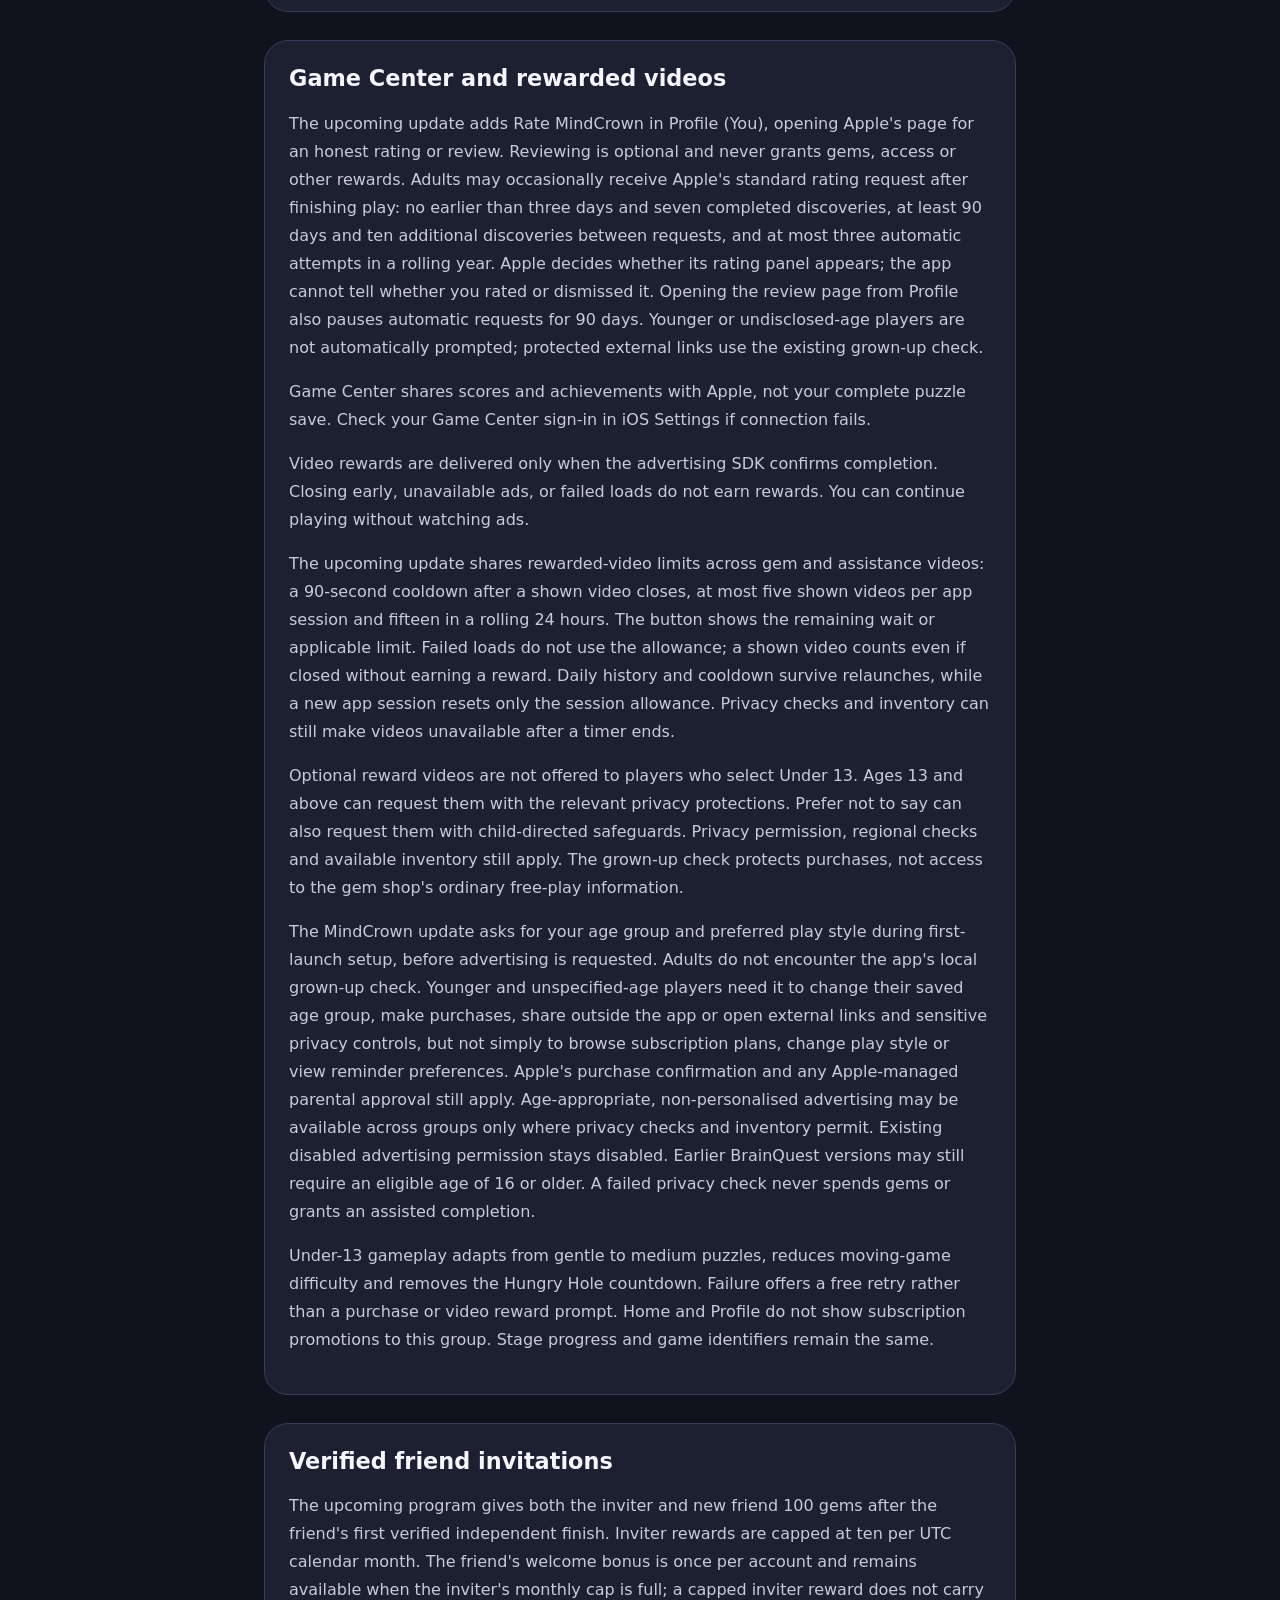
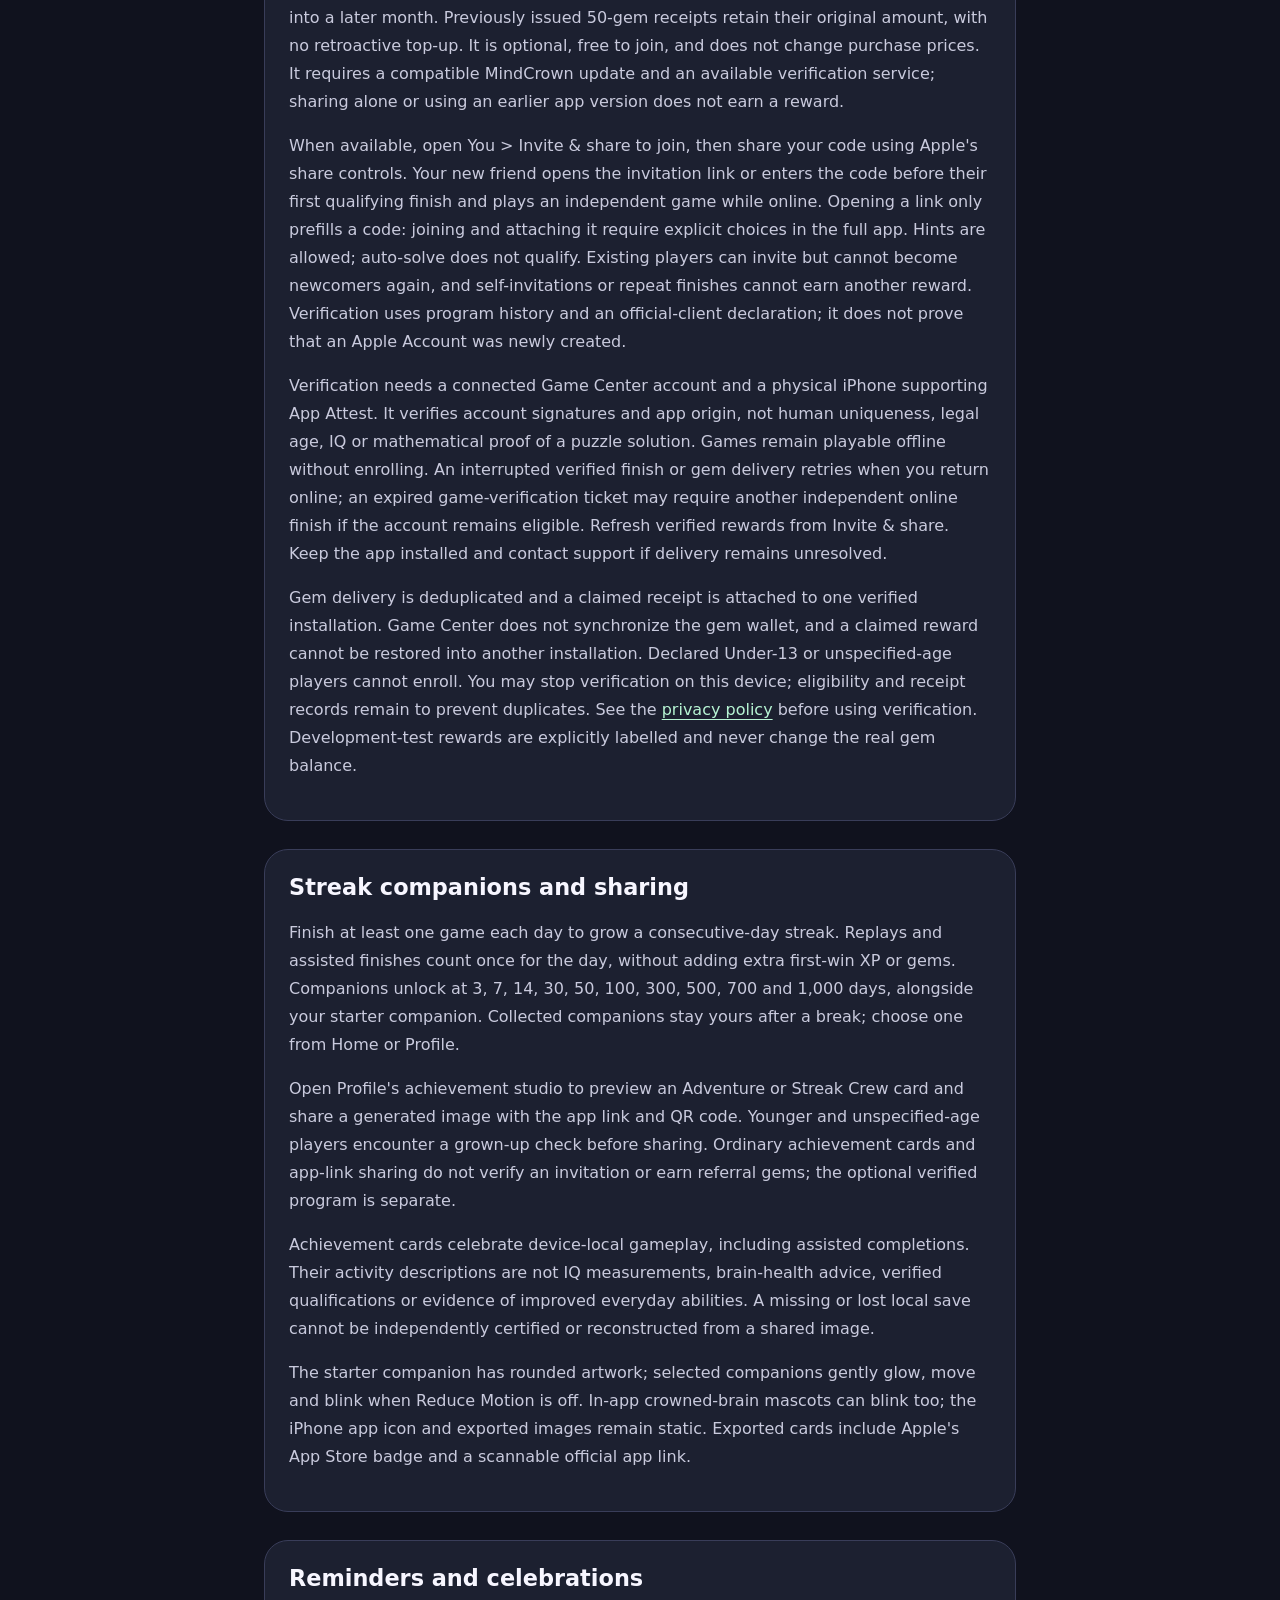
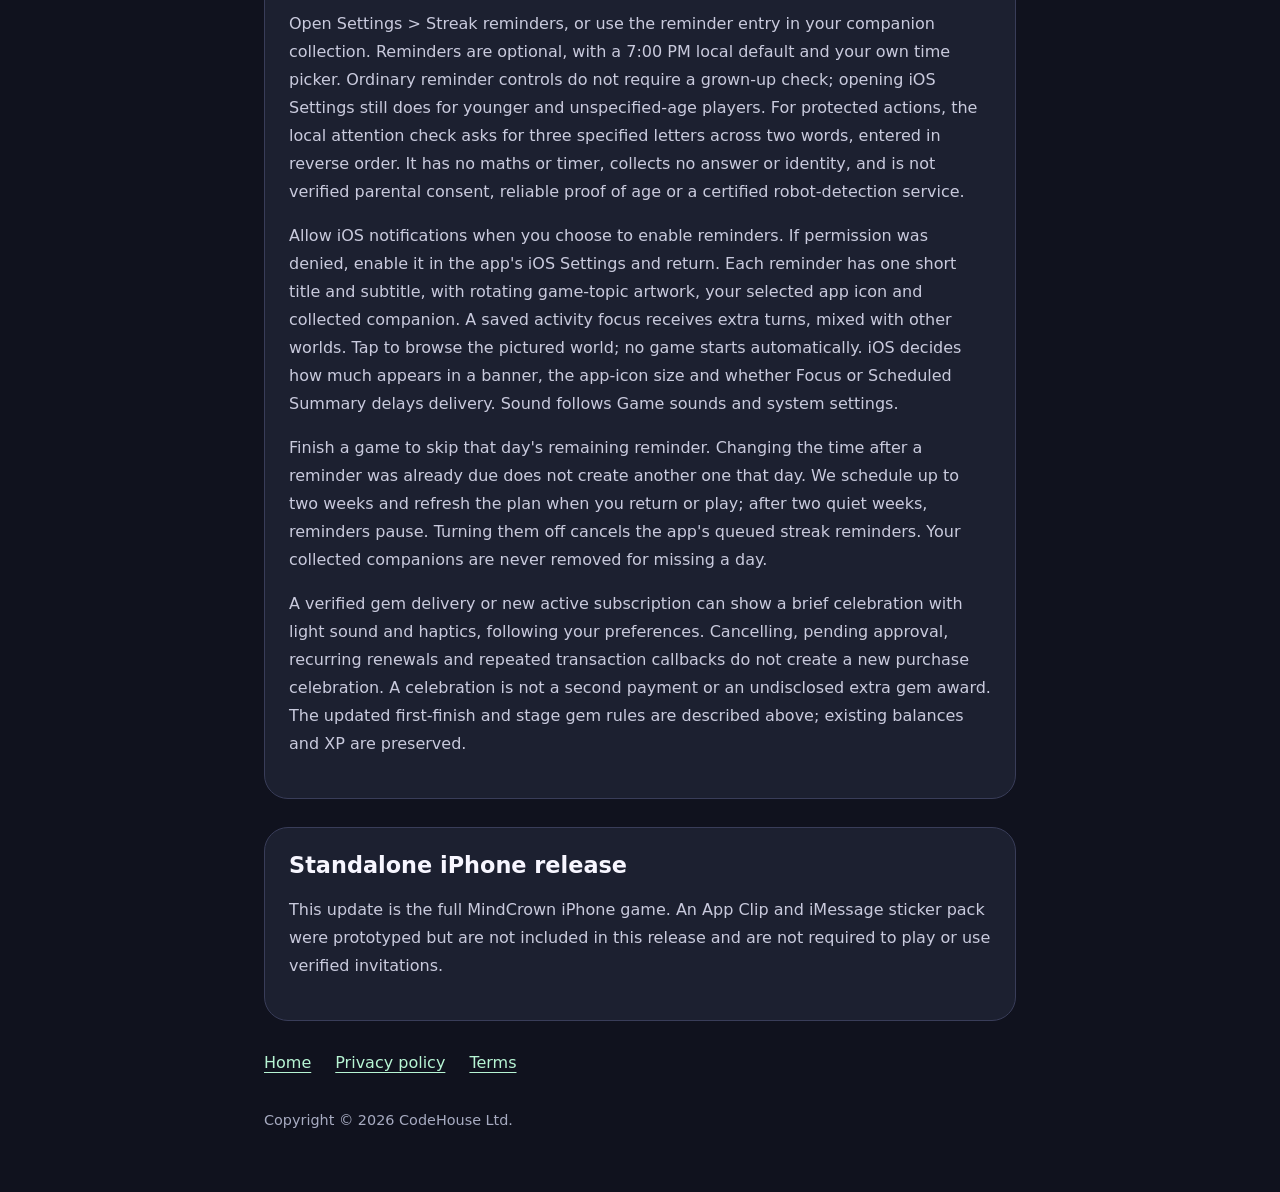
<file: support.html>
<!doctype html>
<html lang="en">
<head>
  <meta charset="utf-8">
  <meta name="viewport" content="width=device-width, initial-scale=1">
  <title>Support - MindCrown</title>
  <link rel="stylesheet" href="style.css">
</head>
<body>
  <main>
    <a href="index.html">MindCrown home</a>
    <h1>A little help.</h1>
    <section>
      <h2>Contact support</h2>
      <p>Email <a href="mailto:amirdiafi2@gmail.com">amirdiafi2@gmail.com</a> for app support or privacy questions. Include your iOS version, app version, game number, and what happened. Do not send passwords, payment-card information, or other sensitive information.</p>
    </section>
    <section>
      <h2>Gems and purchases</h2>
      <p>Apple processes gem purchases. If a purchase was charged but gems have not arrived, keep the app installed, reconnect to the internet, and reopen the gem shop so unfinished transactions can retry. Contact support if it remains unresolved; do not purchase again just to retry delivery.</p>
      <p>The updated gem shop includes 100, 500 and 1,000-gem packs when available from Apple. Prices are localised by the App Store for your storefront, with the final amount shown before payment. Smaller gem artwork gently shimmers when Reduce Motion is off; it does not indicate a time-limited offer or change the contents of a pack.</p>
      <p>Consumable gems and puzzle progress currently stay on your device. There is no cross-device wallet or guaranteed recovery after deleting the app. Apple's Restore Purchases mechanism does not restore spent consumables.</p>
      <p>The upcoming update keeps normal stage-by-stage progression free. Optional shortcuts open one locked discovery for 10 gems or a whole stage for 100, 150, 200 or 300 gems according to its original difficulty. Previously purchased discovery access is deducted from stage prices. Opening individual discoveries can cost less than a whole-stage shortcut. All-remaining-stage access deducts already accessible stages and purchased discoveries, then takes 20% off the remaining stage prices; it covers only the catalogue in that app version, not future added stages. The app shows your balance and asks for confirmation before spending saved gems. Access purchases do not award completions, XP, gems or trophies and are not included with Plus or gem packs. Access remains on this device with its saved progress. If an interrupted access payment needs recovery, keep the app installed and restart it or contact support; do not buy it again to retry.</p>
      <p>For refund requests, visit <a href="https://reportaproblem.apple.com/">Apple's Report a Problem</a>.</p>
      <p>In the MindCrown update, MindCrown+ is an optional monthly or yearly auto-renewing subscription, accessible from Home, Profile and Settings. While active it removes automatic between-game ads, adds a five-game daily personal practice path and local gameplay insights, and provides one hint pass every 24 hours. Explicitly chosen reward videos remain optional for eligible players. UK prices are £1.99 per month or £9.99 per year, charged upfront; other storefronts show Apple's local price. The yearly price is charged in full each year, not as monthly instalments. Use Restore purchases to restore an active subscription on the same Apple Account. Manage or cancel it in <a href="https://apps.apple.com/account/subscriptions">Apple subscription settings</a>. Cancelling renewal normally keeps access until the paid period ends. Apple's purchase sheet shows the actual price and billing period before you confirm. The core game journey, ordinary retries and learning explanations remain free.</p>
      <p>The daily path balances game activities, your chosen play style, unfinished puzzles, recent play and recorded moments of difficulty. It stays fixed for the day unless your preferences or available games change. Insights describe this device's recent play, not IQ, medical conditions or an innate brain type. Finish-time comparisons require at least three unassisted, hint-free finishes of the same game and difficulty; pause, background and blocked-menu time is excluded. Younger players are not given speed targets. A pass is used before charging 10 gems for a hint, returns if the hint fails, does not accumulate or convert to gems, and becomes available again 24 hours after successful use. Local path, history and pass timing are not a cross-device entitlement or wallet.</p>
      <p>New first personal finishes earn 2 gems for Easy, 3 for Medium or 4 for Hard, using the difficulty actually played. A newly completed stage earns 5 additional gems after a personal finish, once only. Replays cannot farm rewards. Assisted solves grant no XP or gem rewards, but a later independent finish of a newly assisted puzzle can still earn its first personal reward. Existing completed saves are conservatively treated as already rewarded, with no retroactive credits or changes to saved balances. Hints cost 10 gems, full assisted solves 50, fresh random boards 30 and optional revives 10. Ordinary restart, undo, rules and learning explanations are free; failed assistance is refunded.</p>
      <p>The gold MindCrown+ daily card has a Start or Continue button for the next unfinished game in your personal path, while completed entries remain available to replay. Choose balanced discovery or an activity focus: up to two different available focus worlds lead the five-game path, followed by variety. Changing focus explicitly refreshes the path without adding bonus rewards. Finishing all five shows a gentle completion message rather than automatically generating another path. The golden hint-pass status shows when it is ready or its next availability time. These improvements do not change subscription prices, the 24-hour pass rule or free stage progression.</p>
      <p>Everyone can browse the app-icon gallery in Profile or Settings. The original MindCrown icon is free; an active MindCrown+ subscription unlocks twelve original brain-and-crown styles: Gold Member, IQ Puzzle, Maths Nerd, Computer Coder, Rainbow Pride, Creative Artist, Cosmic Explorer, Garden Calm, Sporty Spark, Smart Scholar, Pixel Gamer and Midnight Gold. These are cosmetic designs, not IQ scores or assessments of the person choosing them. Tapping a locked icon opens subscription plans, not an automatic purchase. The selected icon changes the real Home Screen icon, in-app branding and reminder artwork after iOS confirms the change. When Apple confirms that Plus has ended, the app returns to the free icon; progress and earned streak companions are unchanged. iOS controls the small system icon and notification layout.</p>
      <p>Play insights separate all-time saved adventure progress, including assisted finishes, from new session history. The animated activity ring describes the activities you have explored, not ability. Seven-day and 30-day journals show daily sessions; the all-sessions view uses the retained history with a last-30-days chart. Game practice badges count distinct puzzles finished without hints or auto-solve, so repeat wins do not inflate them. Detailed game cards show saved progress, help use and the next practice milestone. Typical active times require three clean finishes in the same game and difficulty tier, are not shown to under-13 players and have no speed targets. Up to the last 1,000 attempts are retained locally; older attempts may no longer appear. These features do not measure IQ, brain dominance, innate ability or health.</p>
      <p>Adult non-subscribers may see a dismissible No Ads invitation after three successfully presented and closed automatic ad breaks, at most once in seven days. It does not appear after optional reward videos, failed ads or unavailable ads. Viewing plans does not start a subscription, and declining never blocks continued play.</p>
    </section>
    <section>
      <h2>Game Center and rewarded videos</h2>
      <p>The upcoming update adds Rate MindCrown in Profile (You), opening Apple's page for an honest rating or review. Reviewing is optional and never grants gems, access or other rewards. Adults may occasionally receive Apple's standard rating request after finishing play: no earlier than three days and seven completed discoveries, at least 90 days and ten additional discoveries between requests, and at most three automatic attempts in a rolling year. Apple decides whether its rating panel appears; the app cannot tell whether you rated or dismissed it. Opening the review page from Profile also pauses automatic requests for 90 days. Younger or undisclosed-age players are not automatically prompted; protected external links use the existing grown-up check.</p>
      <p>Game Center shares scores and achievements with Apple, not your complete puzzle save. Check your Game Center sign-in in iOS Settings if connection fails.</p>
      <p>Video rewards are delivered only when the advertising SDK confirms completion. Closing early, unavailable ads, or failed loads do not earn rewards. You can continue playing without watching ads.</p>
      <p>The upcoming update shares rewarded-video limits across gem and assistance videos: a 90-second cooldown after a shown video closes, at most five shown videos per app session and fifteen in a rolling 24 hours. The button shows the remaining wait or applicable limit. Failed loads do not use the allowance; a shown video counts even if closed without earning a reward. Daily history and cooldown survive relaunches, while a new app session resets only the session allowance. Privacy checks and inventory can still make videos unavailable after a timer ends.</p>
      <p>Optional reward videos are not offered to players who select Under 13. Ages 13 and above can request them with the relevant privacy protections. Prefer not to say can also request them with child-directed safeguards. Privacy permission, regional checks and available inventory still apply. The grown-up check protects purchases, not access to the gem shop's ordinary free-play information.</p>
      <p>The MindCrown update asks for your age group and preferred play style during first-launch setup, before advertising is requested. Adults do not encounter the app's local grown-up check. Younger and unspecified-age players need it to change their saved age group, make purchases, share outside the app or open external links and sensitive privacy controls, but not simply to browse subscription plans, change play style or view reminder preferences. Apple's purchase confirmation and any Apple-managed parental approval still apply. Age-appropriate, non-personalised advertising may be available across groups only where privacy checks and inventory permit. Existing disabled advertising permission stays disabled. Earlier BrainQuest versions may still require an eligible age of 16 or older. A failed privacy check never spends gems or grants an assisted completion.</p>
      <p>Under-13 gameplay adapts from gentle to medium puzzles, reduces moving-game difficulty and removes the Hungry Hole countdown. Failure offers a free retry rather than a purchase or video reward prompt. Home and Profile do not show subscription promotions to this group. Stage progress and game identifiers remain the same.</p>
    </section>
    <section>
      <h2>Verified friend invitations</h2>
      <p>The upcoming program gives both the inviter and new friend 100 gems after the friend's first verified independent finish. Inviter rewards are capped at ten per UTC calendar month. The friend's welcome bonus is once per account and remains available when the inviter's monthly cap is full; a capped inviter reward does not carry into a later month. Previously issued 50-gem receipts retain their original amount, with no retroactive top-up. It is optional, free to join, and does not change purchase prices. It requires a compatible MindCrown update and an available verification service; sharing alone or using an earlier app version does not earn a reward.</p>
      <p>When available, open You &gt; Invite &amp; share to join, then share your code using Apple's share controls. Your new friend opens the invitation link or enters the code before their first qualifying finish and plays an independent game while online. Opening a link only prefills a code: joining and attaching it require explicit choices in the full app. Hints are allowed; auto-solve does not qualify. Existing players can invite but cannot become newcomers again, and self-invitations or repeat finishes cannot earn another reward. Verification uses program history and an official-client declaration; it does not prove that an Apple Account was newly created.</p>
      <p>Verification needs a connected Game Center account and a physical iPhone supporting App Attest. It verifies account signatures and app origin, not human uniqueness, legal age, IQ or mathematical proof of a puzzle solution. Games remain playable offline without enrolling. An interrupted verified finish or gem delivery retries when you return online; an expired game-verification ticket may require another independent online finish if the account remains eligible. Refresh verified rewards from Invite &amp; share. Keep the app installed and contact support if delivery remains unresolved.</p>
      <p>Gem delivery is deduplicated and a claimed receipt is attached to one verified installation. Game Center does not synchronize the gem wallet, and a claimed reward cannot be restored into another installation. Declared Under-13 or unspecified-age players cannot enroll. You may stop verification on this device; eligibility and receipt records remain to prevent duplicates. See the <a href="privacy.html">privacy policy</a> before using verification. Development-test rewards are explicitly labelled and never change the real gem balance.</p>
    </section>
    <section>
      <h2>Streak companions and sharing</h2>
      <p>Finish at least one game each day to grow a consecutive-day streak. Replays and assisted finishes count once for the day, without adding extra first-win XP or gems. Companions unlock at 3, 7, 14, 30, 50, 100, 300, 500, 700 and 1,000 days, alongside your starter companion. Collected companions stay yours after a break; choose one from Home or Profile.</p>
      <p>Open Profile's achievement studio to preview an Adventure or Streak Crew card and share a generated image with the app link and QR code. Younger and unspecified-age players encounter a grown-up check before sharing. Ordinary achievement cards and app-link sharing do not verify an invitation or earn referral gems; the optional verified program is separate.</p>
      <p>Achievement cards celebrate device-local gameplay, including assisted completions. Their activity descriptions are not IQ measurements, brain-health advice, verified qualifications or evidence of improved everyday abilities. A missing or lost local save cannot be independently certified or reconstructed from a shared image.</p>
      <p>The starter companion has rounded artwork; selected companions gently glow, move and blink when Reduce Motion is off. In-app crowned-brain mascots can blink too; the iPhone app icon and exported images remain static. Exported cards include Apple's App Store badge and a scannable official app link.</p>
    </section>
    <section>
      <h2>Reminders and celebrations</h2>
      <p>Open Settings &gt; Streak reminders, or use the reminder entry in your companion collection. Reminders are optional, with a 7:00 PM local default and your own time picker. Ordinary reminder controls do not require a grown-up check; opening iOS Settings still does for younger and unspecified-age players. For protected actions, the local attention check asks for three specified letters across two words, entered in reverse order. It has no maths or timer, collects no answer or identity, and is not verified parental consent, reliable proof of age or a certified robot-detection service.</p>
      <p>Allow iOS notifications when you choose to enable reminders. If permission was denied, enable it in the app's iOS Settings and return. Each reminder has one short title and subtitle, with rotating game-topic artwork, your selected app icon and collected companion. A saved activity focus receives extra turns, mixed with other worlds. Tap to browse the pictured world; no game starts automatically. iOS decides how much appears in a banner, the app-icon size and whether Focus or Scheduled Summary delays delivery. Sound follows Game sounds and system settings.</p>
      <p>Finish a game to skip that day's remaining reminder. Changing the time after a reminder was already due does not create another one that day. We schedule up to two weeks and refresh the plan when you return or play; after two quiet weeks, reminders pause. Turning them off cancels the app's queued streak reminders. Your collected companions are never removed for missing a day.</p>
      <p>A verified gem delivery or new active subscription can show a brief celebration with light sound and haptics, following your preferences. Cancelling, pending approval, recurring renewals and repeated transaction callbacks do not create a new purchase celebration. A celebration is not a second payment or an undisclosed extra gem award. The updated first-finish and stage gem rules are described above; existing balances and XP are preserved.</p>
    </section>
    <section>
      <h2>Standalone iPhone release</h2>
      <p>This update is the full MindCrown iPhone game. An App Clip and iMessage sticker pack were prototyped but are not included in this release and are not required to play or use verified invitations.</p>
    </section>
    <nav aria-label="Website"><a href="index.html">Home</a><a href="privacy.html">Privacy policy</a><a href="https://www.apple.com/legal/internet-services/itunes/dev/stdeula/">Terms</a></nav>
    <footer>Copyright &copy; 2026 CodeHouse Ltd.</footer>
  </main>
</body>
</html>
</file>
<file: style.css>
:root { color-scheme: dark; font-family: system-ui, -apple-system, BlinkMacSystemFont, "Segoe UI", sans-serif; background: #10121e; color: #f7f6ff; }
* { box-sizing: border-box; }
body { margin: 0; }
main { max-width: 800px; margin: auto; padding: 64px 24px; }
h1 { font-size: clamp(2.4rem, 7vw, 4rem); line-height: 1.1; letter-spacing: -.04em; }
h2 { font-size: 1.4rem; margin-top: 0; }
p, li { line-height: 1.75; color: #c9cadd; }
section { margin: 28px 0; padding: 24px; border: 1px solid #393d59; border-radius: 24px; background: #1c2030; }
a { color: #b7f5d4; text-underline-offset: 4px; overflow-wrap: anywhere; }
a:focus-visible { outline: 3px solid #c9b8ff; outline-offset: 5px; }
nav { display: flex; flex-wrap: wrap; gap: 24px; margin: 32px 0; }
.eyebrow { color: #c9b8ff; font-weight: 700; letter-spacing: .15em; font-size: .85rem; }
.intro { font-size: 1.2rem; }
.badge { display: inline-block; margin-bottom: 0; padding: 8px 16px; border-radius: 24px; background: #b7f5d4; color: #10121e; font-weight: 600; }
footer { color: #a7abc1; font-size: .9rem; margin-top: 40px; }
.invitation-code { font-size: 1.6rem; font-weight: 750; letter-spacing: .08em; color: #ffe19a; overflow-wrap: anywhere; }
.invite-button { display: inline-block; padding: 14px 20px; border-radius: 16px; background: #ffe19a; color: #10121e; font-weight: 700; text-decoration: none; }
[hidden] { display: none !important; }
.marketing { max-width: 1200px; }
.brand { display: inline-flex; align-items: center; gap: 16px; color: #f7f6ff; font-weight: 750; text-decoration: none; }
.brand img { border-radius: 16px; }
.hero-art { display: block; width: 100%; height: auto; border-radius: 24px; }
.marketing nav { align-items: center; }
.app-store-link { display: inline-flex; flex-shrink: 0; text-decoration: none; }
.app-store-link img { display: block; width: 180px; height: auto; }
.poster-grid { display: grid; grid-template-columns: repeat(auto-fit, minmax(min(100%, 260px), 1fr)); gap: 20px; }
.poster-grid figure { margin: 0; overflow: hidden; border: 1px solid #393d59; border-radius: 18px; background: #10121e; }
.poster-grid img { display: block; width: 100%; height: auto; }
.poster-grid figcaption { padding: 16px; font-weight: 650; }
.app-preview { display: block; width: 100%; max-width: 390px; height: auto; margin: auto; border-radius: 20px; background: #080a13; }
</file>
